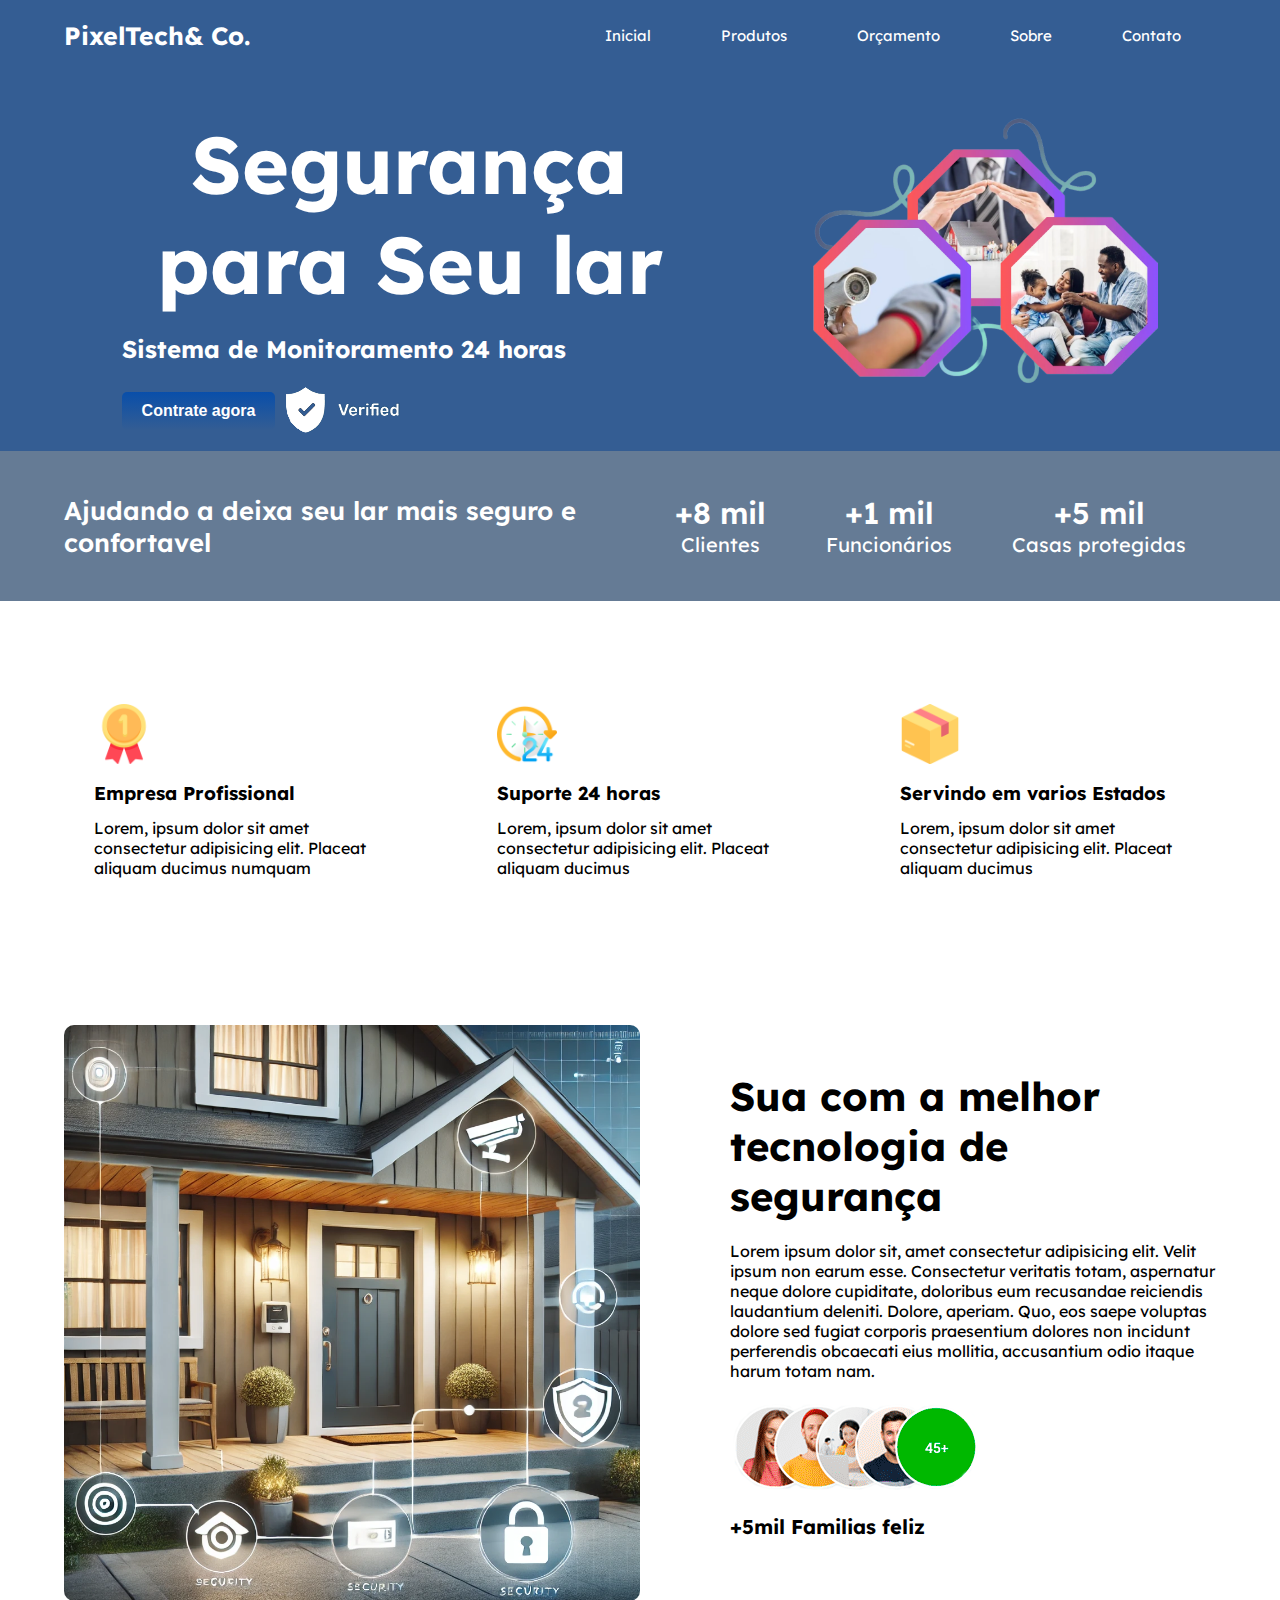
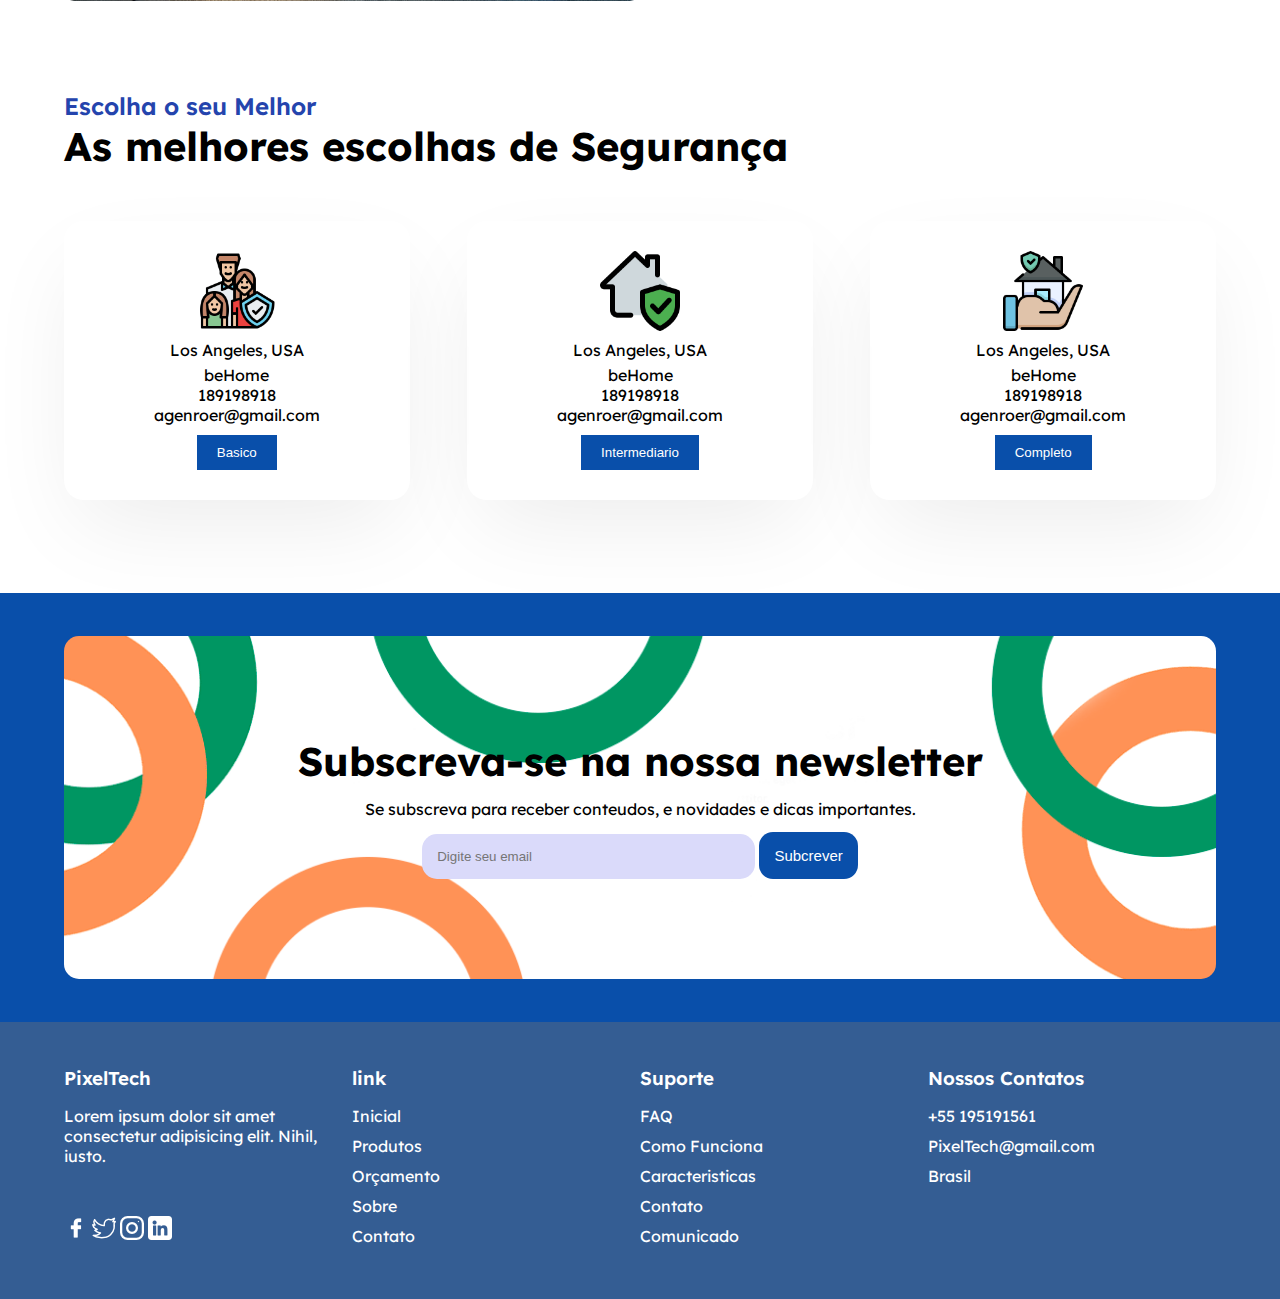
<file: index.html>
<!DOCTYPE html>
<html lang="pt-br">
<head>
    <meta charset="UTF-8">
    <meta name="viewport" content="width=device-width, initial-scale=1.0">
    <title>PixelTech& Co.</title>
    <link rel="stylesheet" href="index.css">
</head>
<body>
    <div class="background-azul">
        <!--cabeçario-->
        <header>
             <!--container-->
            <div class="container">
                <nav>
                    <div class="logo">
                      <a href="index.html">PixelTech& Co.</a>
                    </div>
                    <ul class="ul">
                        <li><a href="index.html">Inicial</a></li>
                        <li><a href="produtos.html">Produtos</a></li>
                        <li><a href="orcamento.html">Orçamento</a></li>
                        <li><a href="sobre.html">Sobre</a></li>
                        <li><a href="contato.html">Contato</a></li>
                    </ul>
                    <div class="menu-icon">
                        <img src="img/menu.png" alt="icone menu">
                    </div>
                </nav>
            </div>
            
           <!-- fim container-->
        </header>
       <!--fim cabeçario-->
       <!--conteundo principal-->
       <main>
            <div class="container">
                <!--texto do conteudo-->
                <div class="main-text" >
                <h1>Segurança para Seu lar</h1>
                <h2>Sistema de Monitoramento 24 horas</h2>
                <div>
                    <button class="btn-gradiente">Contrate agora</button>
                    <img class= "imglogo"src="img/verificado.png" alt="logo do PixelTech">
                </div>
            </div>
        <!--FIM texto do conteudo-->
        <!-- imagem do conteudo-->
            <div class="main-img">
                <img src="img/Untitled design (1) (1).png" alt="segurança residencial">
            </div>
        <!-- FIm imagem do conteudo-->
            </div>

        <!--FIM do container-->
       </main>
         <!--FIM conteundo principal-->
    </div>
    <!--Fim do fundo azul  -->
    <!--começo de resultados-->
    <section class="resultados">
        <!--container resultado-->
        <div class="container">
            <!--resultados-texto-->
            <div class="resultados-text">
                Ajudando a deixa seu lar mais seguro e confortavel
            </div>
             <!-- FIM resultados-texto-->
            <div class="resultado-numero">
                <p>
                    <span>+8 mil</span><br>
                    Clientes
                </p>
                <p>
                    <span>+1 mil</span><br>
                    Funcionários
                </p>
                <p>
                    <span>+5 mil</span><br>
                    Casas protegidas 
                </p>

            </div>
        </div>
                <!--FIM container resultado-->
    </section>
    <!--fim de resultados-->
    <!--incio do diferencias-->
    <section class="diferencias">
        <div class="container">
            <div class="card">
                <img src="img/medal.png" alt="medalha">
                <h3 class="titulo">Empresa Profissional</h3>
                <p>
                    Lorem, ipsum dolor sit amet consectetur adipisicing elit. Placeat aliquam ducimus numquam 
                </p>
            </div>
            <div class="card">
                <img src="img/24h.png" alt="24hrs">
                <h3 class="titulo">Suporte 24 horas</h3>
                <p>
                    Lorem, ipsum dolor sit amet consectetur adipisicing elit. Placeat aliquam ducimus 
                </p>
            </div>
            <div class="card">
                <img src="img/caixa.png" alt="caixas">
                <h3 class="titulo">Servindo em varios Estados</h3>
                <p>
                    Lorem, ipsum dolor sit amet consectetur adipisicing elit. Placeat aliquam ducimus
                </p>
            </div>
        </div>
    </section>
    <!--section casa-->
    <section class="casa">
        <div class="container">
            <div class="casa-img">
                <img src="img/casa5.webp" alt="casa segura">
            </div>
            <div class="casa-text">
                <h2>Sua com a melhor tecnologia de segurança</h2>
                <p>
                    Lorem ipsum dolor sit, amet consectetur adipisicing elit. Velit ipsum non earum esse. Consectetur veritatis totam, aspernatur neque dolore cupiditate, doloribus eum recusandae reiciendis laudantium deleniti. Dolore, aperiam. Quo, eos saepe voluptas dolore sed fugiat corporis praesentium dolores non incidunt perferendis obcaecati eius mollitia, accusantium odio itaque harum totam nam.
                </p>
                <img src="img/user-happy.png" alt="usuario feliz">
                <p>
                    <b>+5mil Familias feliz</b>
                </p>
            </div>
        </div>
    </section>
    <!--melhores-->
    <section class="melhores">
        <div class="container">
            <p class="azul">Escolha o seu Melhor</p>
            <h2>As melhores escolhas de Segurança</h2>
                <div class="cards">
                <!--card item1-->
                    <div class="card-item">
                        <img src="img/seguro-de-vida.png" alt="casa 1">
                        <p class="local-casa">Los Angeles, USA </p>
                        <p class="nome-casa">beHome</p>
                        <p class="contato">189198918<br> agenroer@gmail.com</p>
                        <button>Basico</button>
                    </div>
                    <!--Fim Card tem1-->
                    <!--card item2-->
                    <div class="card-item">
                        <img src="img/seguro.png" alt="casa 1">
                        <p class="local-casa">Los Angeles, USA </p>
                        <p class="nome-casa">beHome</p>
                        <p class="contato">189198918<br> agenroer@gmail.com</p>
                        <button>Intermediario</button>
                    </div>
                    <!--Fim Card tem2-->

                      <!--card item3-->
                    <div class="card-item">
                        <img src="img/seguro-residencial.png" alt="casa 1">
                        <p class="local-casa">Los Angeles, USA </p>
                        <p class="nome-casa">beHome</p>
                        <p class="contato">189198918<br> agenroer@gmail.com</p>
                        <button>Completo</button>
                    </div>
                    <!--Fim Card tem3-->
                </div>
        </div>
    </section>
    <!--FIm de melhores-->
    <!--NEW sletter-->
    <section class="newsletter">
        <div class="container">
            <div class="box-newsletter">
                <h2>Subscreva-se na nossa newsletter</h2>
                <p>Se subscreva para receber conteudos, e novidades e dicas importantes.</p>
                <form>
                    <input type="email" placeholder="Digite seu email">
                    <button>Subcrever</button>
                </form>
            </div>
        </div>
    </section>
        <!--FIM sletter-->
    <!--RODAPE-->
    <footer>
            <div class="container">
                <!--ul 1-->
                <ul>
                    <h3>PixelTech</h3>
                    <p>Lorem ipsum dolor sit amet consectetur adipisicing elit. Nihil, iusto.</p>
                    <div class="redes-sociais">
                        <img src="img/facebook.png" alt="facebook">
                        <img src="img/twitter.png" alt="twitter">
                        <img src="img/instagram.png" alt="instagram">
                        <img src="img/linkedin.png" alt="linkedin">
                    </div>
                </ul>
            <!--fim ul 1-->
            <!--ul 2-->
                <ul>
                    <h3>link</h3>
                    <li><a href="index.html">Inicial</a></li>
                    <li><a href="produtos.html">Produtos</a></li>
                    <li><a href="orcamento.html">Orçamento</a></li>
                    <li><a href="sobre.html">Sobre</a></li>
                    <li><a href="contato.html">Contato</a></li>
                </ul>
            <!--Fim ul 2-->
            <!--ul 3-->
                <ul>
                    <h3>Suporte</h3>
                    <li><a href="orcamento.html">FAQ</a></li>
                    <li><a href="sobre.html">Como Funciona</a></li>
                    <li><a href="index.html">Caracteristicas</a></li>
                    <li><a href="contato.html">Contato</a></li>
                    <li><a href="contato.html">Comunicado</a></li>
                </ul>
            <!--Fim ul 3-->
            <!--ul 4-->
                <ul>
                    <h3>Nossos Contatos</h3>
                    <li>
                        <p>+55 195191561</p>
                    </li>
                    <li>
                        <p>PixelTech@gmail.com</p>
                    </li>
                    <li>
                        <p>Brasil</p>
                    </li>
                </ul>
            <!--Fim ul 4-->
            </div>
    </footer>
            <!-- FIM do RODAPE-->
    <script src="script.js"></script>
</body>
</html>
</file>
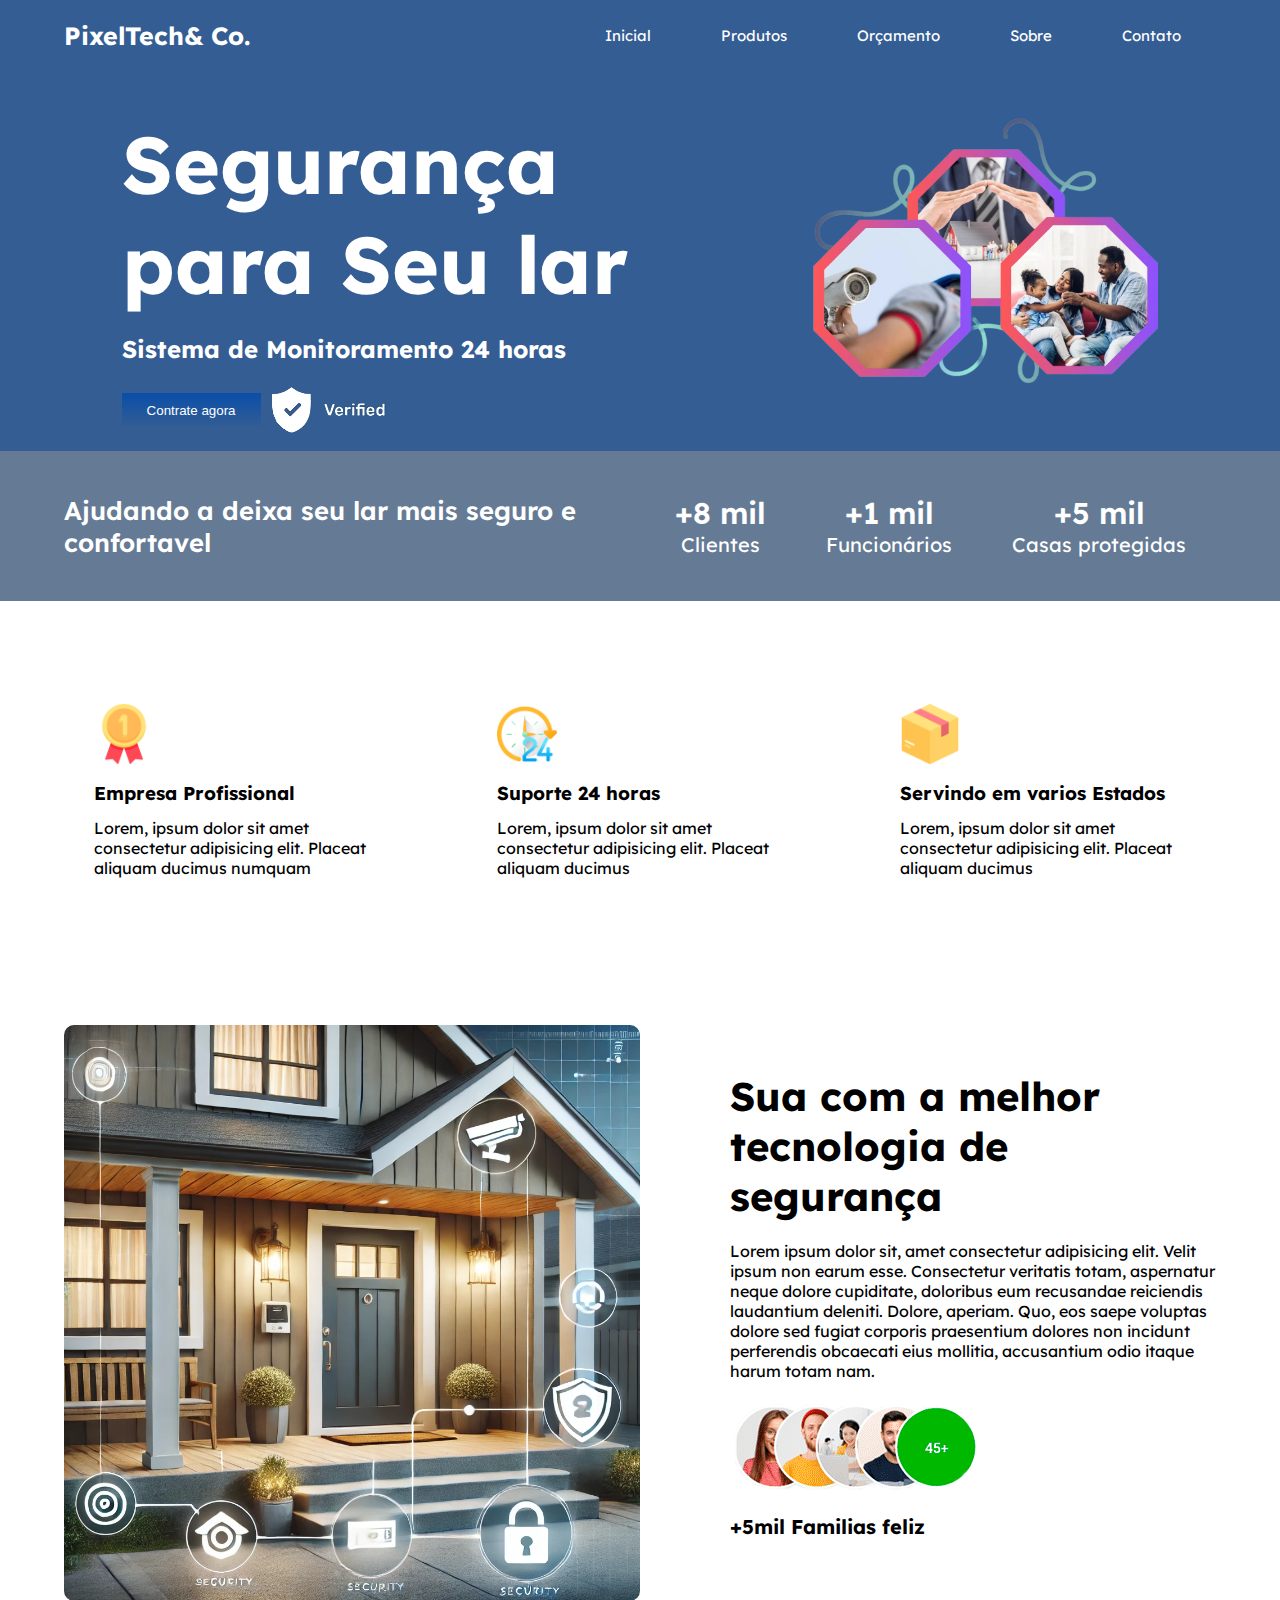
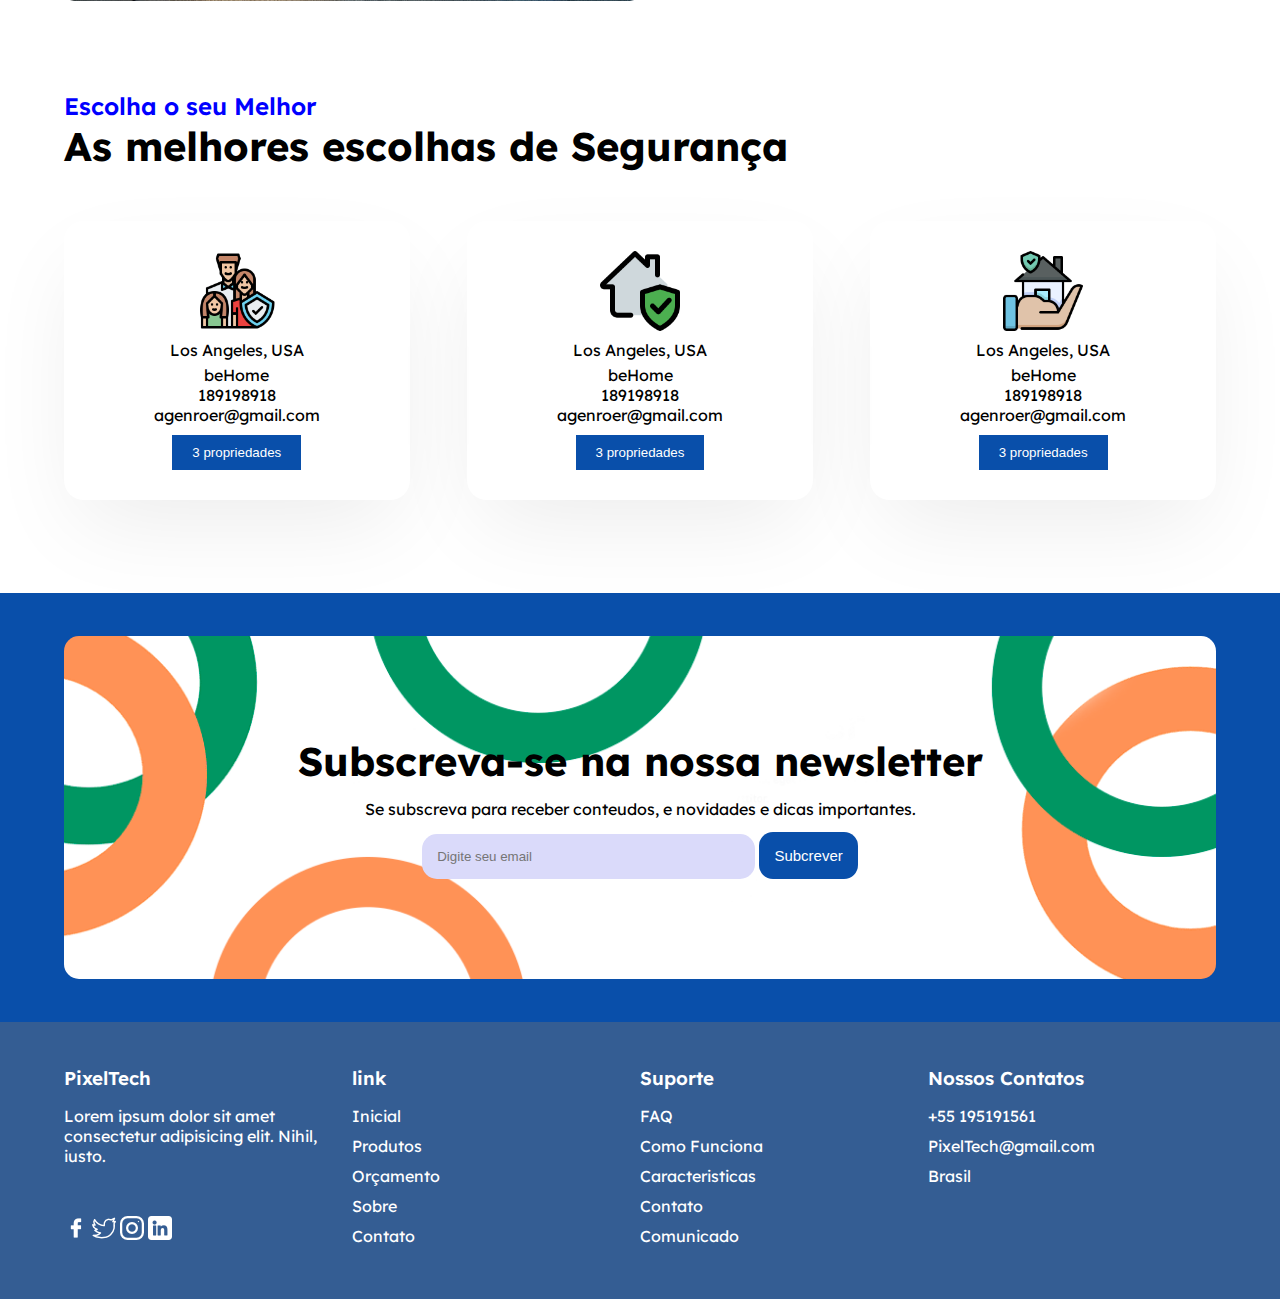
<file: INICIAL/index.html>
<!DOCTYPE html>
<html lang="pt-br">
<head>
    <meta charset="UTF-8">
    <meta name="viewport" content="width=device-width, initial-scale=1.0">
    <title>PixelTech& Co.</title>
    <link rel="stylesheet" href="index.css">
</head>
<body>
    <div class="background-azul">
        <!--cabeçario-->
        <header>
             <!--container-->
            <div class="container">
                <nav>
                    <div class="logo">
                      <a href="index.html">PixelTech& Co.</a>
                    </div>
                    <ul class="ul">
                        <li><a href="index.html">Inicial</a></li>
                        <li><a href="produtos.html">Produtos</a></li>
                        <li><a href="orcamento.html">Orçamento</a></li>
                        <li><a href="sobre.html">Sobre</a></li>
                        <li><a href="contato.html">Contato</a></li>
                    </ul>
                    <div class="menu-icon">
                        <img src="img/menu.png" alt="icone menu">
                    </div>
                </nav>
            </div>
            
           <!-- fim container-->
        </header>
       <!--fim cabeçario-->
       <!--conteundo principal-->
       <main>
            <div class="container">
                <!--texto do conteudo-->
                <div class="main-text" >
                <h1>Segurança para Seu lar</h1>
                <h2>Sistema de Monitoramento 24 horas</h2>
                <div>
                    <button class="btn-gradiente">Contrate agora</button>
                    <img class= "imglogo"src="img/verificado.png" alt="logo do PixelTech">
                </div>
            </div>
        <!--FIM texto do conteudo-->
        <!-- imagem do conteudo-->
            <div class="main-img">
                <img src="img/Untitled design (1) (1).png" alt="segurança residencial">
            </div>
        <!-- FIm imagem do conteudo-->
            </div>

        <!--FIM do container-->
       </main>
         <!--FIM conteundo principal-->
    </div>
    <!--Fim do fundo azul  -->
    <!--começo de resultados-->
    <section class="resultados">
        <!--container resultado-->
        <div class="container">
            <!--resultados-texto-->
            <div class="resultados-text">
                Ajudando a deixa seu lar mais seguro e confortavel
            </div>
             <!-- FIM resultados-texto-->
            <div class="resultado-numero">
                <p>
                    <span>+8 mil</span><br>
                    Clientes
                </p>
                <p>
                    <span>+1 mil</span><br>
                    Funcionários
                </p>
                <p>
                    <span>+5 mil</span><br>
                    Casas protegidas 
                </p>

            </div>
        </div>
                <!--FIM container resultado-->
    </section>
    <!--fim de resultados-->
    <!--incio do diferencias-->
    <section class="diferencias">
        <div class="container">
            <div class="card">
                <img src="img/medal.png" alt="medalha">
                <h3 class="titulo">Empresa Profissional</h3>
                <p>
                    Lorem, ipsum dolor sit amet consectetur adipisicing elit. Placeat aliquam ducimus numquam 
                </p>
            </div>
            <div class="card">
                <img src="img/24h.png" alt="24hrs">
                <h3 class="titulo">Suporte 24 horas</h3>
                <p>
                    Lorem, ipsum dolor sit amet consectetur adipisicing elit. Placeat aliquam ducimus 
                </p>
            </div>
            <div class="card">
                <img src="img/caixa.png" alt="caixas">
                <h3 class="titulo">Servindo em varios Estados</h3>
                <p>
                    Lorem, ipsum dolor sit amet consectetur adipisicing elit. Placeat aliquam ducimus
                </p>
            </div>
        </div>
    </section>
    <!--section casa-->
    <section class="casa">
        <div class="container">
            <div class="casa-img">
                <img src="img/casa5.webp" alt="casa segura">
            </div>
            <div class="casa-text">
                <h2>Sua com a melhor tecnologia de segurança</h2>
                <p>
                    Lorem ipsum dolor sit, amet consectetur adipisicing elit. Velit ipsum non earum esse. Consectetur veritatis totam, aspernatur neque dolore cupiditate, doloribus eum recusandae reiciendis laudantium deleniti. Dolore, aperiam. Quo, eos saepe voluptas dolore sed fugiat corporis praesentium dolores non incidunt perferendis obcaecati eius mollitia, accusantium odio itaque harum totam nam.
                </p>
                <img src="img/user-happy.png" alt="usuario feliz">
                <p>
                    <b>+5mil Familias feliz</b>
                </p>
            </div>
        </div>
    </section>
    <!--melhores-->
    <section class="melhores">
        <div class="container">
            <p class="azul">Escolha o seu Melhor</p>
            <h2>As melhores escolhas de Segurança</h2>
                <div class="cards">
                <!--card item1-->
                    <div class="card-item">
                        <img src="img/seguro-de-vida.png" alt="casa 1">
                        <p class="local-casa">Los Angeles, USA </p>
                        <p class="nome-casa">beHome</p>
                        <p class="contato">189198918<br> agenroer@gmail.com</p>
                        <button>3 propriedades</button>
                    </div>
                    <!--Fim Card tem1-->
                    <!--card item2-->
                    <div class="card-item">
                        <img src="img/seguro.png" alt="casa 1">
                        <p class="local-casa">Los Angeles, USA </p>
                        <p class="nome-casa">beHome</p>
                        <p class="contato">189198918<br> agenroer@gmail.com</p>
                        <button>3 propriedades</button>
                    </div>
                    <!--Fim Card tem2-->

                      <!--card item3-->
                    <div class="card-item">
                        <img src="img/seguro-residencial.png" alt="casa 1">
                        <p class="local-casa">Los Angeles, USA </p>
                        <p class="nome-casa">beHome</p>
                        <p class="contato">189198918<br> agenroer@gmail.com</p>
                        <button>3 propriedades</button>
                    </div>
                    <!--Fim Card tem3-->
                </div>
        </div>
    </section>
    <!--FIm de melhores-->
    <!--NEW sletter-->
    <section class="newsletter">
        <div class="container">
            <div class="box-newsletter">
                <h2>Subscreva-se na nossa newsletter</h2>
                <p>Se subscreva para receber conteudos, e novidades e dicas importantes.</p>
                <form>
                    <input type="email" placeholder="Digite seu email">
                    <button>Subcrever</button>
                </form>
            </div>
        </div>
    </section>
        <!--FIM sletter-->
    <!--RODAPE-->
    <footer>
            <div class="container">
                <!--ul 1-->
                <ul>
                    <h3>PixelTech</h3>
                    <p>Lorem ipsum dolor sit amet consectetur adipisicing elit. Nihil, iusto.</p>
                    <div class="redes-sociais">
                        <img src="img/facebook.png" alt="facebook">
                        <img src="img/twitter.png" alt="twitter">
                        <img src="img/instagram.png" alt="instagram">
                        <img src="img/linkedin.png" alt="linkedin">
                    </div>
                </ul>
            <!--fim ul 1-->
            <!--ul 2-->
                <ul>
                    <h3>link</h3>
                    <li><a href="index.html">Inicial</a></li>
                    <li><a href="produtos.html">Produtos</a></li>
                    <li><a href="orcamento.html">Orçamento</a></li>
                    <li><a href="sobre.html">Sobre</a></li>
                    <li><a href="contato.html">Contato</a></li>
                </ul>
            <!--Fim ul 2-->
            <!--ul 3-->
                <ul>
                    <h3>Suporte</h3>
                    <li><a href="orcamento.html">FAQ</a></li>
                    <li><a href="sobre.html">Como Funciona</a></li>
                    <li><a href="index.html">Caracteristicas</a></li>
                    <li><a href="contato.html">Contato</a></li>
                    <li><a href="contato.html">Comunicado</a></li>
                </ul>
            <!--Fim ul 3-->
            <!--ul 4-->
                <ul>
                    <h3>Nossos Contatos</h3>
                    <li>
                        <p>+55 195191561</p>
                    </li>
                    <li>
                        <p>PixelTech@gmail.com</p>
                    </li>
                    <li>
                        <p>Brasil</p>
                    </li>
                </ul>
            <!--Fim ul 4-->
            </div>
    </footer>
            <!-- FIM do RODAPE-->
    <script src="script.js"></script>
</body>
</html>
</file>
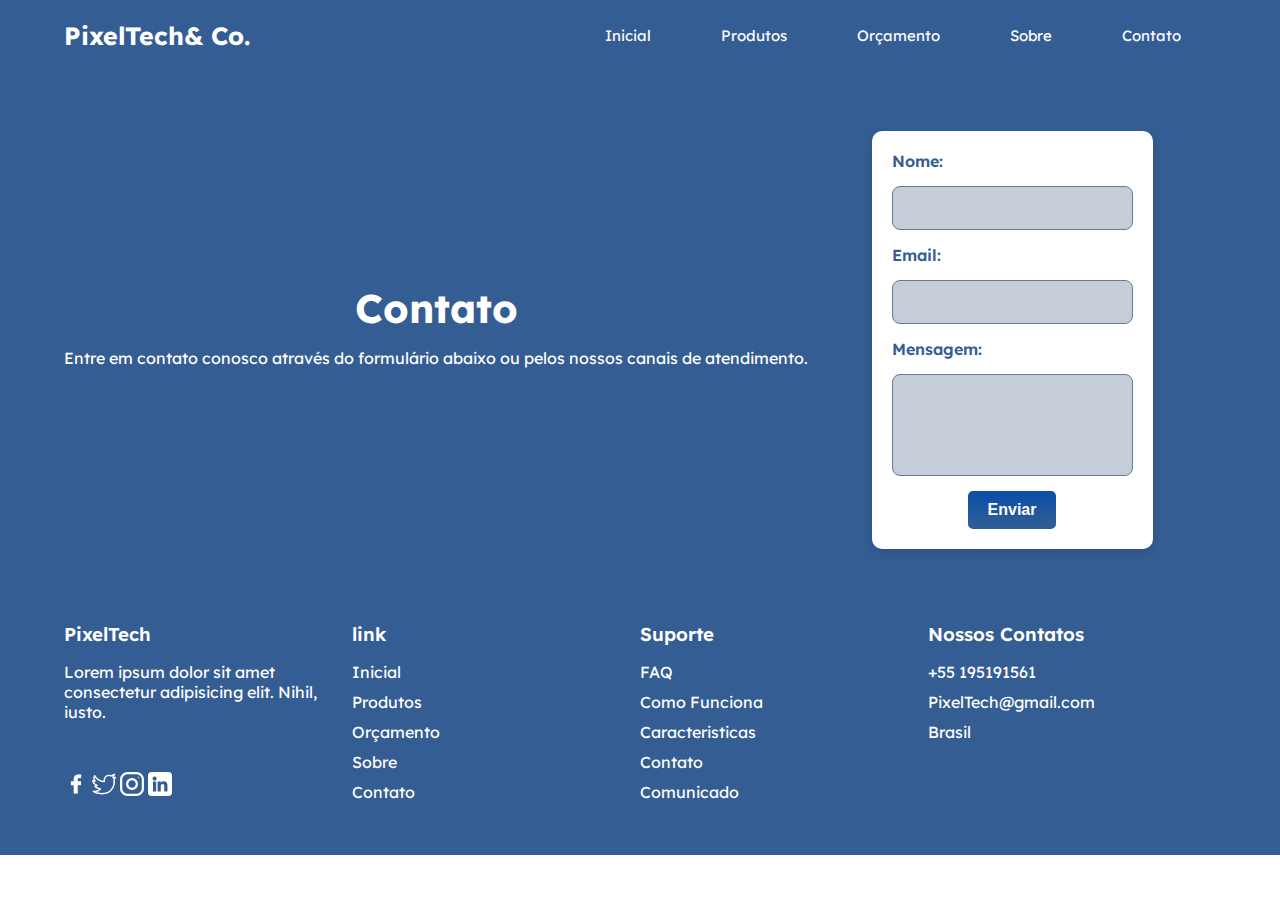
<file: contato.html>
<!DOCTYPE html>
<html lang="pt-br">
<head>
    <meta charset="UTF-8">
    <meta name="viewport" content="width=device-width, initial-scale=1.0">
    <title>Contato | PixelTech& Co.</title>
    <link rel="stylesheet" href="index.css">
</head>
<body>
    <div class="background-azul">
        <!--cabeçario-->
        <header>
             <!--container-->
            <div class="container">
                <nav>
                    <div class="logo">
                      <a href="index.html">PixelTech& Co.</a>
                    </div>
                    <ul class="ul">
                        <li><a href="index.html">Inicial</a></li>
                        <li><a href="produtos.html">Produtos</a></li>
                        <li><a href="orcamento.html">Orçamento</a></li>
                        <li><a href="sobre.html">Sobre</a></li>
                        <li><a href="contato.html">Contato</a></li>
                    </ul>
                    <div class="menu-icon">
                        <img src="img/menu.png" alt="icone menu">
                    </div>
                </nav>
            </div>
           <!-- fim container-->
    </header>

    <main>
        <div class="container">
            <div class="contact-inicio">
            <h1>Contato</h1>
            <p>Entre em contato conosco através do formulário abaixo ou pelos nossos canais de atendimento.</p>
        </div>
            <form class="contact-form">
                <label for="name">Nome:</label>
                <input type="text" id="name" name="name" required>

                <label for="email">Email:</label>
                <input type="email" id="email" name="email" required>

                <label for="message">Mensagem:</label>
                <textarea id="message" name="message" rows="4" required></textarea>

                <button type="submit" class="btn-gradiente">Enviar</button>
            </form>
        </div>
    </main>

    <footer>
        <div class="container">
            <!--ul 1-->
            <ul>
                <h3>PixelTech</h3>
                <p>Lorem ipsum dolor sit amet consectetur adipisicing elit. Nihil, iusto.</p>
                <div class="redes-sociais">
                    <img src="img/facebook.png" alt="facebook">
                    <img src="img/twitter.png" alt="twitter">
                    <img src="img/instagram.png" alt="instagram">
                    <img src="img/linkedin.png" alt="linkedin">
                </div>
            </ul>
        <!--fim ul 1-->
        <!--ul 2-->
            <ul>
                <h3>link</h3>
                <li><a href="index.html">Inicial</a></li>
                <li><a href="produtos.html">Produtos</a></li>
                <li><a href="orcamento.html">Orçamento</a></li>
                <li><a href="sobre.html">Sobre</a></li>
                <li><a href="contato.html">Contato</a></li>
            </ul>
        <!--Fim ul 2-->
        <!--ul 3-->
            <ul>
                <h3>Suporte</h3>
                <li><a href="orcamento.html">FAQ</a></li>
                <li><a href="sobre.html">Como Funciona</a></li>
                <li><a href="index.html">Caracteristicas</a></li>
                <li><a href="contato.html">Contato</a></li>
                <li><a href="contato.html">Comunicado</a></li>
            </ul>
        <!--Fim ul 3-->
        <!--ul 4-->
            <ul>
                <h3>Nossos Contatos</h3>
                <li>
                    <p>+55 195191561</p>
                </li>
                <li>
                    <p>PixelTech@gmail.com</p>
                </li>
                <li>
                    <p>Brasil</p>
                </li>
            </ul>
        <!--Fim ul 4-->
        </div>
</footer>
        <!-- FIM do RODAPE-->
<script src="script.js"></script>
    </footer>
</body>
</html>
</file>
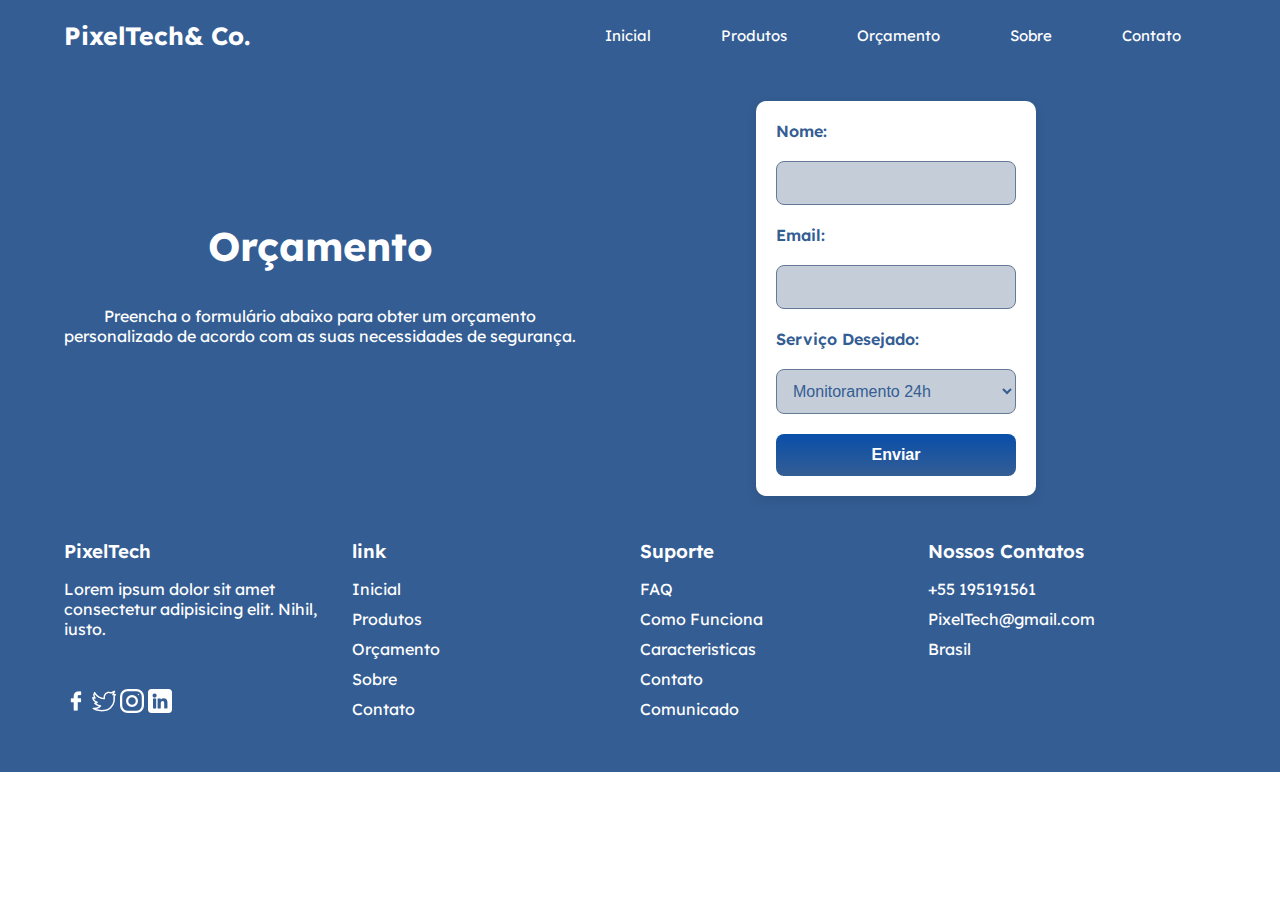
<file: orcamento.html>
<!DOCTYPE html>
<html lang="pt-br">
<head>
    <meta charset="UTF-8">
    <meta name="viewport" content="width=device-width, initial-scale=1.0">
    <title>Orçamento | PixelTech& Co.</title>
    <link rel="stylesheet" href="index.css">
</head>
<body>
    <div class="background-azul">
        <!--cabeçario-->
        <header>
             <!--container-->
            <div class="container">
                <nav>
                    <div class="logo">
                      <a href="index.html">PixelTech& Co.</a>
                    </div>
                    <ul class="ul">
                        <li><a href="index.html">Inicial</a></li>
                        <li><a href="produtos.html">Produtos</a></li>
                        <li><a href="orcamento.html">Orçamento</a></li>
                        <li><a href="sobre.html">Sobre</a></li>
                        <li><a href="contato.html">Contato</a></li>
                    </ul>
                    <div class="menu-icon">
                        <img src="img/menu.png" alt="icone menu">
                    </div>
                </nav>
            </div>
           <!-- fim container-->
    </header>

    <main>
        <div class="container">
            <div class="orcament-form">
            <h1>Orçamento</h1><br>
            <p>Preencha o formulário abaixo para obter um orçamento <br>personalizado de acordo com as suas necessidades de segurança.</p>
        </div>
            <form class="budget-form">
                <label for="name">Nome:</label>
                <input type="text" id="name" name="name" required>

                <label for="email">Email:</label>
                <input type="email" id="email" name="email" required>

                <label for="service">Serviço Desejado:</label>
                <select id="service" name="service">
                    <option value="monitoramento">Monitoramento 24h</option>
                    <option value="instalacao">Instalação de Equipamento</option>
                    <option value="manutencao">Manutenção</option>
                </select>

                <button type="submit" class="btn-gradiente">Enviar</button>
            </form>
        </div>
    </main>

    <footer>
        <div class="container">
            <!--ul 1-->
            <ul>
                <h3>PixelTech</h3>
                <p>Lorem ipsum dolor sit amet consectetur adipisicing elit. Nihil, iusto.</p>
                <div class="redes-sociais">
                    <img src="img/facebook.png" alt="facebook">
                    <img src="img/twitter.png" alt="twitter">
                    <img src="img/instagram.png" alt="instagram">
                    <img src="img/linkedin.png" alt="linkedin">
                </div>
            </ul>
        <!--fim ul 1-->
        <!--ul 2-->
            <ul>
                <h3>link</h3>
                <li><a href="index.html">Inicial</a></li>
                <li><a href="produtos.html">Produtos</a></li>
                <li><a href="orcamento.html">Orçamento</a></li>
                <li><a href="sobre.html">Sobre</a></li>
                <li><a href="contato.html">Contato</a></li>
            </ul>
        <!--Fim ul 2-->
        <!--ul 3-->
            <ul>
                <h3>Suporte</h3>
                <li><a href="orcamento.html">FAQ</a></li>
                <li><a href="sobre.html">Como Funciona</a></li>
                <li><a href="index.html">Caracteristicas</a></li>
                <li><a href="contato.html">Contato</a></li>
                <li><a href="contato.html">Comunicado</a></li>
            </ul>
        <!--Fim ul 3-->
        <!--ul 4-->
            <ul>
                <h3>Nossos Contatos</h3>
                <li>
                    <p>+55 195191561</p>
                </li>
                <li>
                    <p>PixelTech@gmail.com</p>
                </li>
                <li>
                    <p>Brasil</p>
                </li>
            </ul>
        <!--Fim ul 4-->
        </div>
</footer>
        <!-- FIM do RODAPE-->
<script src="script.js"></script>
    </footer>
</body>
</html>
</file>
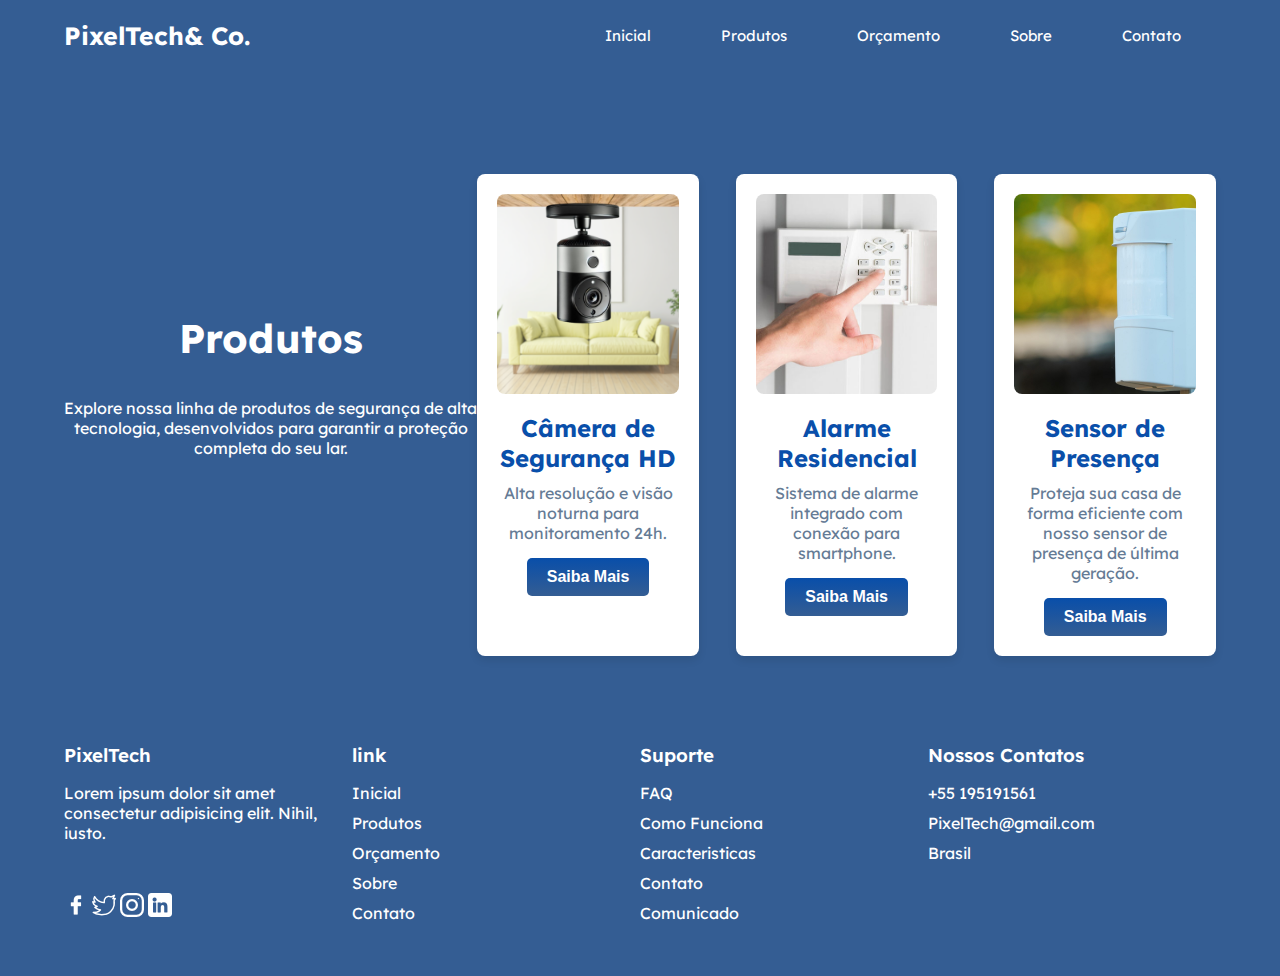
<file: produtos.html>
<!DOCTYPE html>
<html lang="pt-br">
<head>
    <meta charset="UTF-8">
    <meta name="viewport" content="width=device-width, initial-scale=1.0">
    <title>Produtos | PixelTech& Co.</title>
    <link rel="stylesheet" href="index.css">
</head>
<body>
    <div class="background-azul">
    <header>
        <div class="container">
            <nav>
                <div class="logo">
                  <a href="index.html">PixelTech& Co.</a>
                </div>
                <ul class="ul">
                    <li><a href="index.html">Inicial</a></li>
                    <li><a href="produtos.html">Produtos</a></li>
                    <li><a href="orcamento.html">Orçamento</a></li>
                    <li><a href="sobre.html">Sobre</a></li>
                    <li><a href="contato.html">Contato</a></li>
                </ul>
                <div class="menu-icon">
                    <img src="img/menu.png" alt="icone menu">
                </div>
            </nav>
        </div>
        <!-- Inclusão do cabeçalho e menu de navegação -->
    </header>

    <main>
        <div class="container">
        <div class="product-conteudo">
            <h1>Produtos</h1><br>
            <p>Explore nossa linha de produtos de segurança de alta tecnologia, desenvolvidos para garantir a proteção completa do seu lar.</p>
        </div>
            <section class="product-list">
                <div class="product-item">
                    <img src="img/Untitled design (3).png" alt="Produto 1">
                    <h3>Câmera de Segurança HD</h3>
                    <p>Alta resolução e visão noturna para monitoramento 24h.</p>
                    <button class="btn-gradiente">Saiba Mais</button>
                </div>
                <div class="product-item">
                    <img src="img/alarme.jpg" alt="Produto 2">
                    <h3>Alarme Residencial</h3>

                    <p>Sistema de alarme integrado com conexão para smartphone.</p>
                    <button class="btn-gradiente"><a src="orcamento.html">Saiba Mais</a></button>
                </div>
                <div class="product-item">
                    <img src="img/sensor.jpg" alt="Produto 3">
                    <h3>Sensor de Presença</h3>
                    
                    <p> Proteja sua casa de forma eficiente com nosso sensor de presença de última geração.

                    </p>
                    <button class="btn-gradiente"><a src="orcamento.html">Saiba Mais</a></button>
                </div>
                <!-- Adicione mais produtos conforme necessário -->
            </section>
        </div>
    </main>

    <footer>
        <div class="container">
            <!--ul 1-->
            <ul>
                <h3>PixelTech</h3>
                <p>Lorem ipsum dolor sit amet consectetur adipisicing elit. Nihil, iusto.</p>
                <div class="redes-sociais">
                    <img src="img/facebook.png" alt="facebook">
                    <img src="img/twitter.png" alt="twitter">
                    <img src="img/instagram.png" alt="instagram">
                    <img src="img/linkedin.png" alt="linkedin">
                </div>
            </ul>
        <!--fim ul 1-->
        <!--ul 2-->
            <ul>
                <h3>link</h3>
                <li><a href="index.html">Inicial</a></li>
                <li><a href="produtos.html">Produtos</a></li>
                <li><a href="orcamento.html">Orçamento</a></li>
                <li><a href="sobre.html">Sobre</a></li>
                <li><a href="contato.html">Contato</a></li>
            </ul>
        <!--Fim ul 2-->
        <!--ul 3-->
            <ul>
                <h3>Suporte</h3>
                <li><a href="orcamento.html">FAQ</a></li>
                <li><a href="sobre.html">Como Funciona</a></li>
                <li><a href="index.html">Caracteristicas</a></li>
                <li><a href="contato.html">Contato</a></li>
                <li><a href="contato.html">Comunicado</a></li>
            </ul>
        <!--Fim ul 3-->
        <!--ul 4-->
            <ul>
                <h3>Nossos Contatos</h3>
                <li>
                    <p>+55 195191561</p>
                </li>
                <li>
                    <p>PixelTech@gmail.com</p>
                </li>
                <li>
                    <p>Brasil</p>
                </li>
            </ul>
        <!--Fim ul 4-->
        </div>
</footer>
        <!-- FIM do RODAPE-->
<script src="script.js"></script>
    </footer>
</body>
</html>
</file>
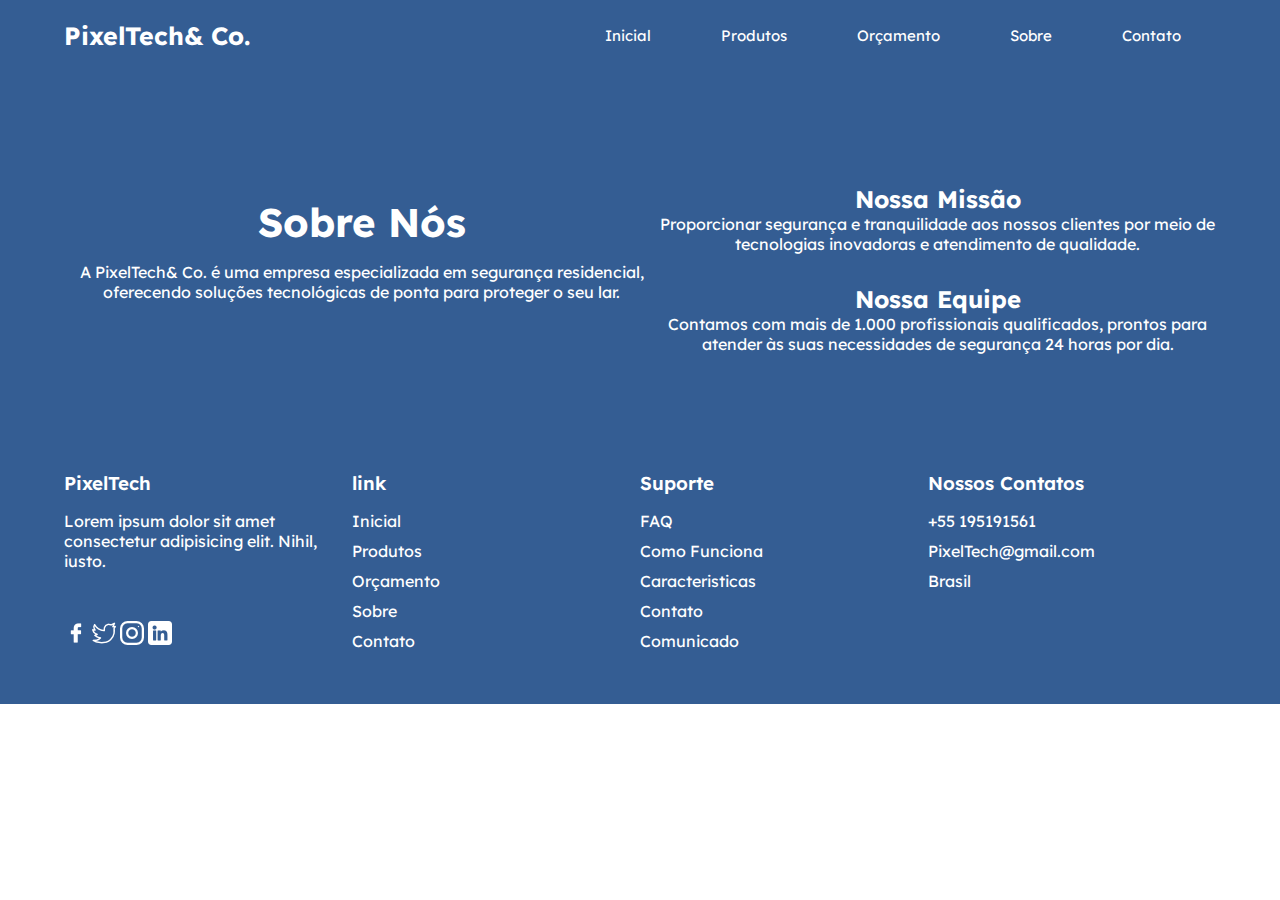
<file: sobre.html>
<!DOCTYPE html>
<html lang="pt-br">
<head>
    <meta charset="UTF-8">
    <meta name="viewport" content="width=device-width, initial-scale=1.0">
    <title>Sobre | PixelTech& Co.</title>
    <link rel="stylesheet" href="index.css">
</head>
<body>
    <div class="background-azul">
        <!--cabeçario-->
        <header>
             <!--container-->
            <div class="container">
                <nav>
                    <div class="logo">
                      <a href="index.html">PixelTech& Co.</a>
                    </div>
                    <ul class="ul">
                        <li><a href="index.html">Inicial</a></li>
                        <li><a href="produtos.html">Produtos</a></li>
                        <li><a href="orcamento.html">Orçamento</a></li>
                        <li><a href="sobre.html">Sobre</a></li>
                        <li><a href="contato.html">Contato</a></li>
                    </ul>
                    <div class="menu-icon">
                        <img src="img/menu.png" alt="icone menu">
                    </div>
                </nav>
            </div>
           <!-- fim container-->
    </header>

    <main>
        <div class="container">
            <div class="sobre">
            <h1>Sobre Nós</h1>
            <p>A PixelTech& Co. é uma empresa especializada em segurança residencial, oferecendo soluções tecnológicas de ponta para proteger o seu lar.</p>
        </div>
            <section class="about-details">
                <h2>Nossa Missão</h2>
                <p>Proporcionar segurança e tranquilidade aos nossos clientes por meio de tecnologias inovadoras e atendimento de qualidade.</p>

                <h2>Nossa Equipe</h2>
                <p>Contamos com mais de 1.000 profissionais qualificados, prontos para atender às suas necessidades de segurança 24 horas por dia.</p>
            </section>
            
        </div>
    </main>

    <footer>
        <div class="container">
            <!--ul 1-->
            <ul>
                <h3>PixelTech</h3>
                <p>Lorem ipsum dolor sit amet consectetur adipisicing elit. Nihil, iusto.</p>
                <div class="redes-sociais">
                    <img src="img/facebook.png" alt="facebook">
                    <img src="img/twitter.png" alt="twitter">
                    <img src="img/instagram.png" alt="instagram">
                    <img src="img/linkedin.png" alt="linkedin">
                </div>
            </ul>
        <!--fim ul 1-->
        <!--ul 2-->
            <ul>
                <h3>link</h3>
                <li><a href="index.html">Inicial</a></li>
                <li><a href="produtos.html">Produtos</a></li>
                <li><a href="orcamento.html">Orçamento</a></li>
                <li><a href="sobre.html">Sobre</a></li>
                <li><a href="contato.html">Contato</a></li>
            </ul>
        <!--Fim ul 2-->
        <!--ul 3-->
            <ul>
                <h3>Suporte</h3>
                <li><a href="orcamento.html">FAQ</a></li>
                <li><a href="sobre.html">Como Funciona</a></li>
                <li><a href="index.html">Caracteristicas</a></li>
                <li><a href="contato.html">Contato</a></li>
                <li><a href="contato.html">Comunicado</a></li>
            </ul>
        <!--Fim ul 3-->
        <!--ul 4-->
            <ul>
                <h3>Nossos Contatos</h3>
                <li>
                    <p>+55 195191561</p>
                </li>
                <li>
                    <p>PixelTech@gmail.com</p>
                </li>
                <li>
                    <p>Brasil</p>
                </li>
            </ul>
        <!--Fim ul 4-->
        </div>
</footer>
        <!-- FIM do RODAPE-->
<script src="script.js"></script>
</body>
</html>
</file>
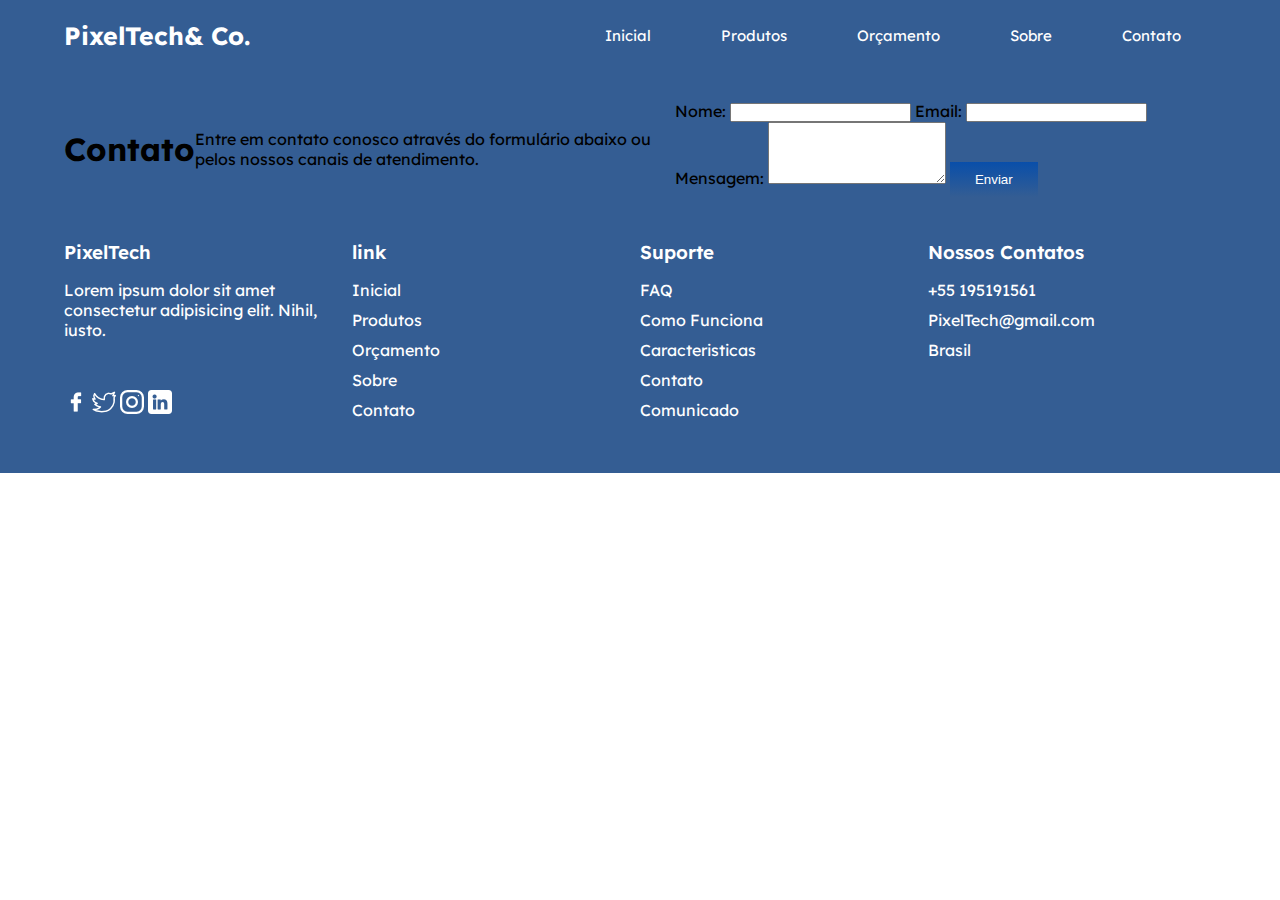
<file: INICIAL/contato.html>
<!DOCTYPE html>
<html lang="pt-br">
<head>
    <meta charset="UTF-8">
    <meta name="viewport" content="width=device-width, initial-scale=1.0">
    <title>Contato | PixelTech& Co.</title>
    <link rel="stylesheet" href="index.css">
</head>
<body>
    <div class="background-azul">
        <!--cabeçario-->
        <header>
             <!--container-->
            <div class="container">
                <nav>
                    <div class="logo">
                      <a href="index.html">PixelTech& Co.</a>
                    </div>
                    <ul class="ul">
                        <li><a href="index.html">Inicial</a></li>
                        <li><a href="produtos.html">Produtos</a></li>
                        <li><a href="orcamento.html">Orçamento</a></li>
                        <li><a href="sobre.html">Sobre</a></li>
                        <li><a href="contato.html">Contato</a></li>
                    </ul>
                    <div class="menu-icon">
                        <img src="img/menu.png" alt="icone menu">
                    </div>
                </nav>
            </div>
           <!-- fim container-->
    </header>

    <main>
        <div class="container">
            <h1>Contato</h1>
            <p>Entre em contato conosco através do formulário abaixo ou pelos nossos canais de atendimento.</p>

            <form class="contact-form">
                <label for="name">Nome:</label>
                <input type="text" id="name" name="name" required>

                <label for="email">Email:</label>
                <input type="email" id="email" name="email" required>

                <label for="message">Mensagem:</label>
                <textarea id="message" name="message" rows="4" required></textarea>

                <button type="submit" class="btn-gradiente">Enviar</button>
            </form>
        </div>
    </main>

    <footer>
        <div class="container">
            <!--ul 1-->
            <ul>
                <h3>PixelTech</h3>
                <p>Lorem ipsum dolor sit amet consectetur adipisicing elit. Nihil, iusto.</p>
                <div class="redes-sociais">
                    <img src="img/facebook.png" alt="facebook">
                    <img src="img/twitter.png" alt="twitter">
                    <img src="img/instagram.png" alt="instagram">
                    <img src="img/linkedin.png" alt="linkedin">
                </div>
            </ul>
        <!--fim ul 1-->
        <!--ul 2-->
            <ul>
                <h3>link</h3>
                <li><a href="index.html">Inicial</a></li>
                <li><a href="produtos.html">Produtos</a></li>
                <li><a href="orcamento.html">Orçamento</a></li>
                <li><a href="sobre.html">Sobre</a></li>
                <li><a href="contato.html">Contato</a></li>
            </ul>
        <!--Fim ul 2-->
        <!--ul 3-->
            <ul>
                <h3>Suporte</h3>
                <li><a href="orcamento.html">FAQ</a></li>
                <li><a href="sobre.html">Como Funciona</a></li>
                <li><a href="index.html">Caracteristicas</a></li>
                <li><a href="contato.html">Contato</a></li>
                <li><a href="contato.html">Comunicado</a></li>
            </ul>
        <!--Fim ul 3-->
        <!--ul 4-->
            <ul>
                <h3>Nossos Contatos</h3>
                <li>
                    <p>+55 195191561</p>
                </li>
                <li>
                    <p>PixelTech@gmail.com</p>
                </li>
                <li>
                    <p>Brasil</p>
                </li>
            </ul>
        <!--Fim ul 4-->
        </div>
</footer>
        <!-- FIM do RODAPE-->
<script src="script.js"></script>
    </footer>
</body>
</html>
</file>
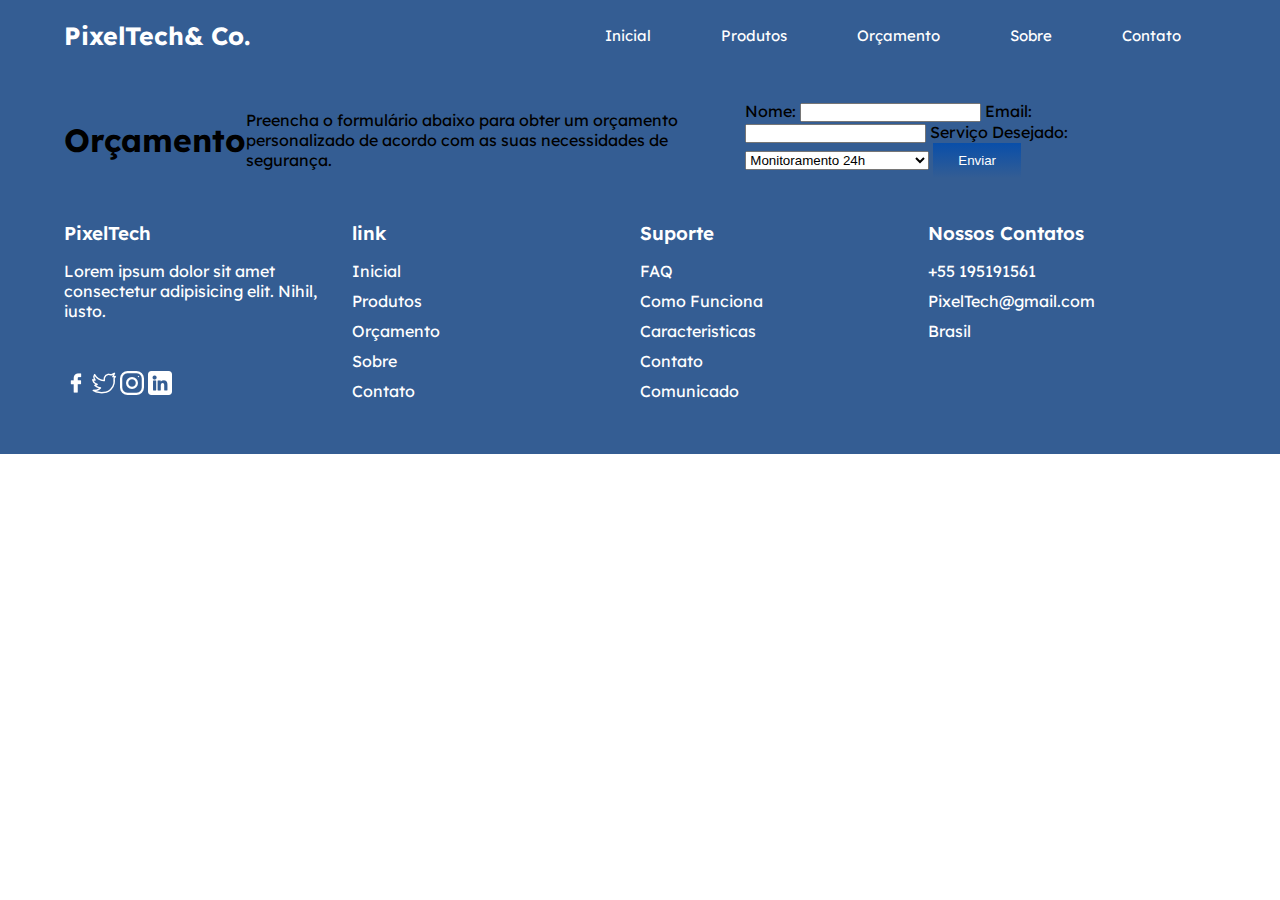
<file: INICIAL/orcamento.html>
<!DOCTYPE html>
<html lang="pt-br">
<head>
    <meta charset="UTF-8">
    <meta name="viewport" content="width=device-width, initial-scale=1.0">
    <title>Orçamento | PixelTech& Co.</title>
    <link rel="stylesheet" href="index.css">
</head>
<body>
    <div class="background-azul">
        <!--cabeçario-->
        <header>
             <!--container-->
            <div class="container">
                <nav>
                    <div class="logo">
                      <a href="index.html">PixelTech& Co.</a>
                    </div>
                    <ul class="ul">
                        <li><a href="index.html">Inicial</a></li>
                        <li><a href="produtos.html">Produtos</a></li>
                        <li><a href="orcamento.html">Orçamento</a></li>
                        <li><a href="sobre.html">Sobre</a></li>
                        <li><a href="contato.html">Contato</a></li>
                    </ul>
                    <div class="menu-icon">
                        <img src="img/menu.png" alt="icone menu">
                    </div>
                </nav>
            </div>
           <!-- fim container-->
    </header>

    <main>
        <div class="container">
            <h1>Orçamento</h1>
            <p>Preencha o formulário abaixo para obter um orçamento personalizado de acordo com as suas necessidades de segurança.</p>

            <form class="budget-form">
                <label for="name">Nome:</label>
                <input type="text" id="name" name="name" required>

                <label for="email">Email:</label>
                <input type="email" id="email" name="email" required>

                <label for="service">Serviço Desejado:</label>
                <select id="service" name="service">
                    <option value="monitoramento">Monitoramento 24h</option>
                    <option value="instalacao">Instalação de Equipamento</option>
                    <option value="manutencao">Manutenção</option>
                </select>

                <button type="submit" class="btn-gradiente">Enviar</button>
            </form>
        </div>
    </main>

    <footer>
        <div class="container">
            <!--ul 1-->
            <ul>
                <h3>PixelTech</h3>
                <p>Lorem ipsum dolor sit amet consectetur adipisicing elit. Nihil, iusto.</p>
                <div class="redes-sociais">
                    <img src="img/facebook.png" alt="facebook">
                    <img src="img/twitter.png" alt="twitter">
                    <img src="img/instagram.png" alt="instagram">
                    <img src="img/linkedin.png" alt="linkedin">
                </div>
            </ul>
        <!--fim ul 1-->
        <!--ul 2-->
            <ul>
                <h3>link</h3>
                <li><a href="index.html">Inicial</a></li>
                <li><a href="produtos.html">Produtos</a></li>
                <li><a href="orcamento.html">Orçamento</a></li>
                <li><a href="sobre.html">Sobre</a></li>
                <li><a href="contato.html">Contato</a></li>
            </ul>
        <!--Fim ul 2-->
        <!--ul 3-->
            <ul>
                <h3>Suporte</h3>
                <li><a href="orcamento.html">FAQ</a></li>
                <li><a href="sobre.html">Como Funciona</a></li>
                <li><a href="index.html">Caracteristicas</a></li>
                <li><a href="contato.html">Contato</a></li>
                <li><a href="contato.html">Comunicado</a></li>
            </ul>
        <!--Fim ul 3-->
        <!--ul 4-->
            <ul>
                <h3>Nossos Contatos</h3>
                <li>
                    <p>+55 195191561</p>
                </li>
                <li>
                    <p>PixelTech@gmail.com</p>
                </li>
                <li>
                    <p>Brasil</p>
                </li>
            </ul>
        <!--Fim ul 4-->
        </div>
</footer>
        <!-- FIM do RODAPE-->
<script src="script.js"></script>
    </footer>
</body>
</html>
</file>
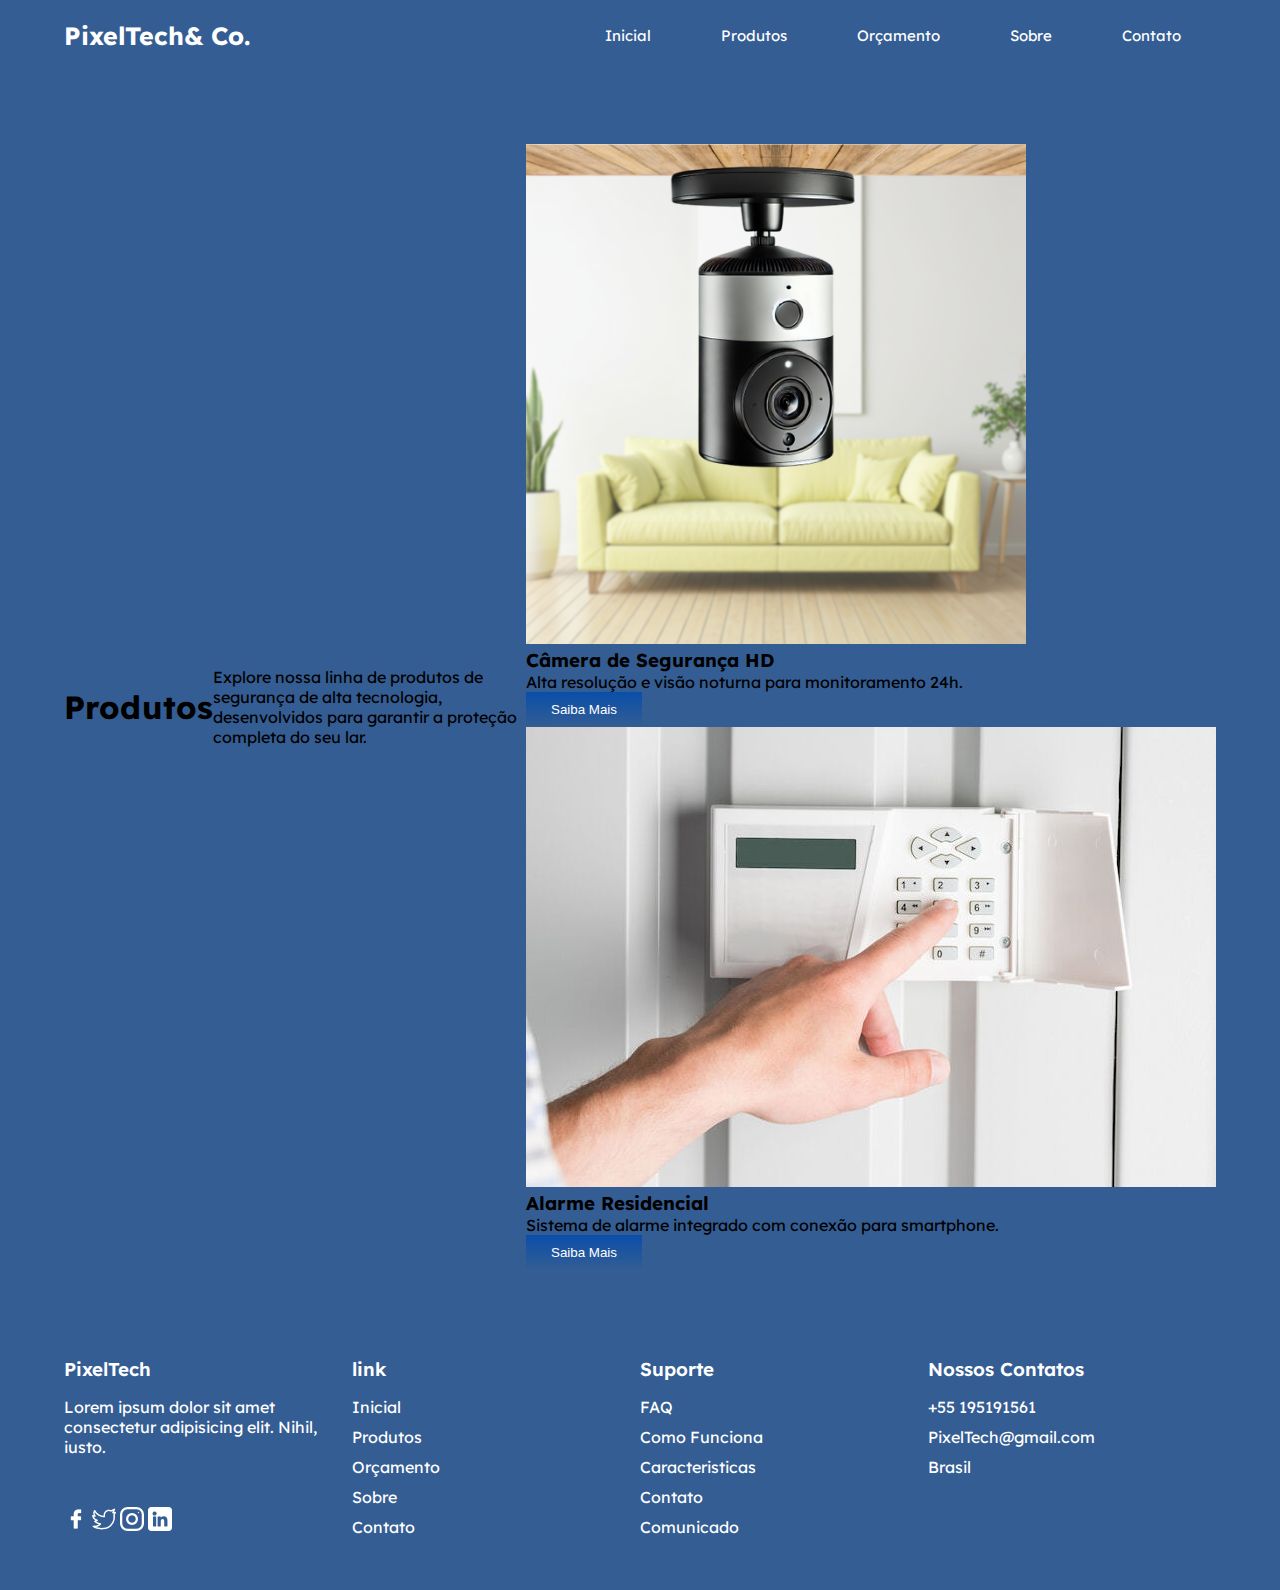
<file: INICIAL/produtos.html>
<!DOCTYPE html>
<html lang="pt-br">
<head>
    <meta charset="UTF-8">
    <meta name="viewport" content="width=device-width, initial-scale=1.0">
    <title>Produtos | PixelTech& Co.</title>
    <link rel="stylesheet" href="index.css">
</head>
<body>
    <div class="background-azul">
    <header>
        <div class="container">
            <nav>
                <div class="logo">
                  <a href="index.html">PixelTech& Co.</a>
                </div>
                <ul class="ul">
                    <li><a href="index.html">Inicial</a></li>
                    <li><a href="produtos.html">Produtos</a></li>
                    <li><a href="orcamento.html">Orçamento</a></li>
                    <li><a href="sobre.html">Sobre</a></li>
                    <li><a href="contato.html">Contato</a></li>
                </ul>
                <div class="menu-icon">
                    <img src="img/menu.png" alt="icone menu">
                </div>
            </nav>
        </div>
        <!-- Inclusão do cabeçalho e menu de navegação -->
    </header>

    <main>
        <div class="container">
            <h1>Produtos</h1>
            <p>Explore nossa linha de produtos de segurança de alta tecnologia, desenvolvidos para garantir a proteção completa do seu lar.</p>

            <section class="product-list">
                <div class="product-item">
                    <img src="img/Untitled design (3).png" alt="Produto 1">
                    <h3>Câmera de Segurança HD</h3>
                    <p>Alta resolução e visão noturna para monitoramento 24h.</p>
                    <button class="btn-gradiente">Saiba Mais</button>
                </div>
                <div class="product-item">
                    <img src="img/alarme.jpg" alt="Produto 2">
                    <h3>Alarme Residencial</h3>
                    <p>Sistema de alarme integrado com conexão para smartphone.</p>
                    <button class="btn-gradiente"><a src="orcamento.html">Saiba Mais</a></button>
                </div>
                <!-- Adicione mais produtos conforme necessário -->
            </section>
        </div>
    </main>

    <footer>
        <div class="container">
            <!--ul 1-->
            <ul>
                <h3>PixelTech</h3>
                <p>Lorem ipsum dolor sit amet consectetur adipisicing elit. Nihil, iusto.</p>
                <div class="redes-sociais">
                    <img src="img/facebook.png" alt="facebook">
                    <img src="img/twitter.png" alt="twitter">
                    <img src="img/instagram.png" alt="instagram">
                    <img src="img/linkedin.png" alt="linkedin">
                </div>
            </ul>
        <!--fim ul 1-->
        <!--ul 2-->
            <ul>
                <h3>link</h3>
                <li><a href="index.html">Inicial</a></li>
                <li><a href="produtos.html">Produtos</a></li>
                <li><a href="orcamento.html">Orçamento</a></li>
                <li><a href="sobre.html">Sobre</a></li>
                <li><a href="contato.html">Contato</a></li>
            </ul>
        <!--Fim ul 2-->
        <!--ul 3-->
            <ul>
                <h3>Suporte</h3>
                <li><a href="orcamento.html">FAQ</a></li>
                <li><a href="sobre.html">Como Funciona</a></li>
                <li><a href="index.html">Caracteristicas</a></li>
                <li><a href="contato.html">Contato</a></li>
                <li><a href="contato.html">Comunicado</a></li>
            </ul>
        <!--Fim ul 3-->
        <!--ul 4-->
            <ul>
                <h3>Nossos Contatos</h3>
                <li>
                    <p>+55 195191561</p>
                </li>
                <li>
                    <p>PixelTech@gmail.com</p>
                </li>
                <li>
                    <p>Brasil</p>
                </li>
            </ul>
        <!--Fim ul 4-->
        </div>
</footer>
        <!-- FIM do RODAPE-->
<script src="script.js"></script>
    </footer>
</body>
</html>
</file>
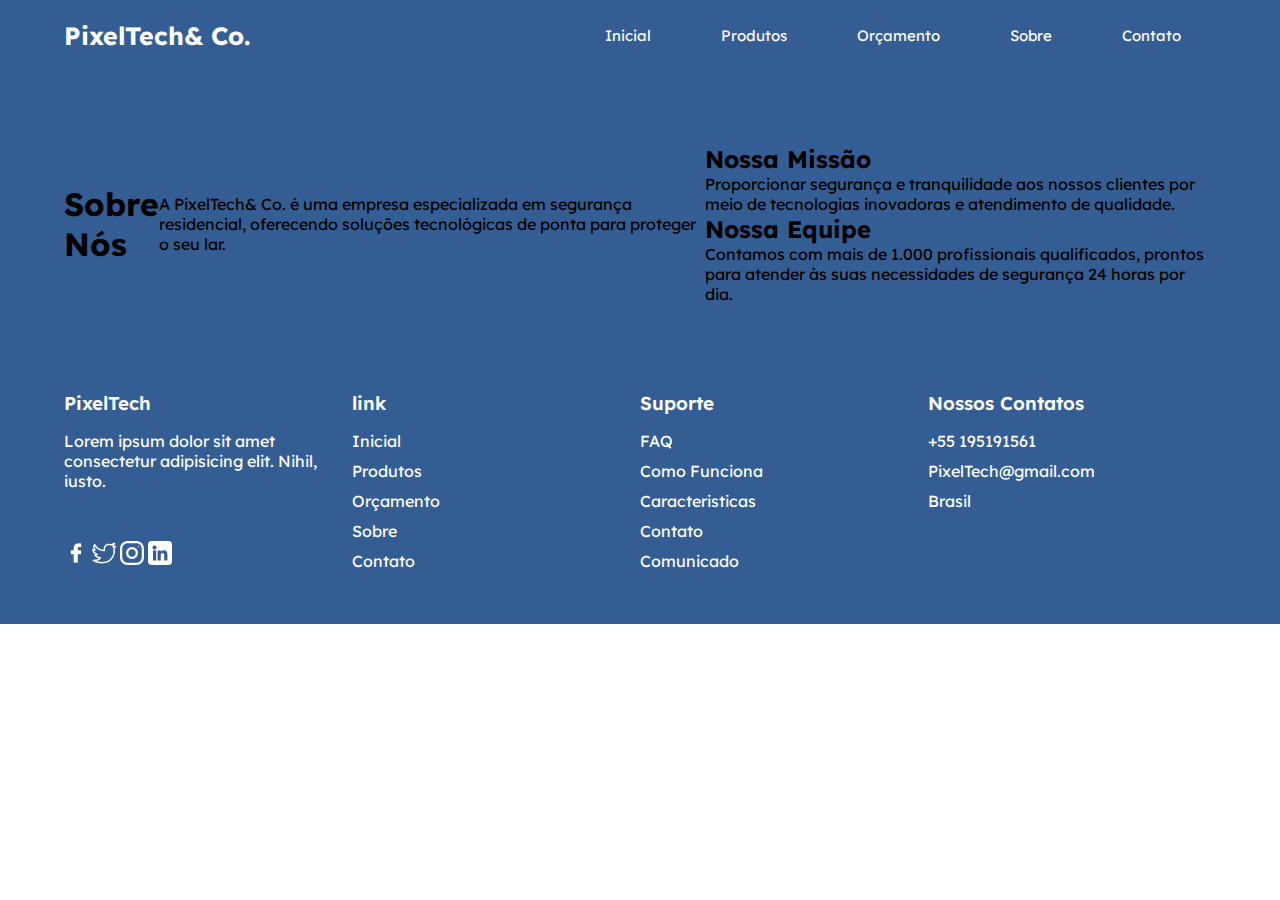
<file: INICIAL/sobre.html>
<!DOCTYPE html>
<html lang="pt-br">
<head>
    <meta charset="UTF-8">
    <meta name="viewport" content="width=device-width, initial-scale=1.0">
    <title>Sobre | PixelTech& Co.</title>
    <link rel="stylesheet" href="index.css">
</head>
<body>
    <div class="background-azul">
        <!--cabeçario-->
        <header>
             <!--container-->
            <div class="container">
                <nav>
                    <div class="logo">
                      <a href="index.html">PixelTech& Co.</a>
                    </div>
                    <ul class="ul">
                        <li><a href="index.html">Inicial</a></li>
                        <li><a href="produtos.html">Produtos</a></li>
                        <li><a href="orcamento.html">Orçamento</a></li>
                        <li><a href="sobre.html">Sobre</a></li>
                        <li><a href="contato.html">Contato</a></li>
                    </ul>
                    <div class="menu-icon">
                        <img src="img/menu.png" alt="icone menu">
                    </div>
                </nav>
            </div>
           <!-- fim container-->
    </header>

    <main>
        <div class="container">
            <h1>Sobre Nós</h1>
            <p>A PixelTech& Co. é uma empresa especializada em segurança residencial, oferecendo soluções tecnológicas de ponta para proteger o seu lar.</p>

            <section class="about-details">
                <h2>Nossa Missão</h2>
                <p>Proporcionar segurança e tranquilidade aos nossos clientes por meio de tecnologias inovadoras e atendimento de qualidade.</p>

                <h2>Nossa Equipe</h2>
                <p>Contamos com mais de 1.000 profissionais qualificados, prontos para atender às suas necessidades de segurança 24 horas por dia.</p>
            </section>
        </div>
    </main>

    <footer>
        <div class="container">
            <!--ul 1-->
            <ul>
                <h3>PixelTech</h3>
                <p>Lorem ipsum dolor sit amet consectetur adipisicing elit. Nihil, iusto.</p>
                <div class="redes-sociais">
                    <img src="img/facebook.png" alt="facebook">
                    <img src="img/twitter.png" alt="twitter">
                    <img src="img/instagram.png" alt="instagram">
                    <img src="img/linkedin.png" alt="linkedin">
                </div>
            </ul>
        <!--fim ul 1-->
        <!--ul 2-->
            <ul>
                <h3>link</h3>
                <li><a href="index.html">Inicial</a></li>
                <li><a href="produtos.html">Produtos</a></li>
                <li><a href="orcamento.html">Orçamento</a></li>
                <li><a href="sobre.html">Sobre</a></li>
                <li><a href="contato.html">Contato</a></li>
            </ul>
        <!--Fim ul 2-->
        <!--ul 3-->
            <ul>
                <h3>Suporte</h3>
                <li><a href="orcamento.html">FAQ</a></li>
                <li><a href="sobre.html">Como Funciona</a></li>
                <li><a href="index.html">Caracteristicas</a></li>
                <li><a href="contato.html">Contato</a></li>
                <li><a href="contato.html">Comunicado</a></li>
            </ul>
        <!--Fim ul 3-->
        <!--ul 4-->
            <ul>
                <h3>Nossos Contatos</h3>
                <li>
                    <p>+55 195191561</p>
                </li>
                <li>
                    <p>PixelTech@gmail.com</p>
                </li>
                <li>
                    <p>Brasil</p>
                </li>
            </ul>
        <!--Fim ul 4-->
        </div>
</footer>
        <!-- FIM do RODAPE-->
<script src="script.js"></script>
</body>
</html>
</file>
<file: index.css>
@import url('https://fonts.googleapis.com/css2?family=Lexend+Deca:wght@100..900&display=swap');

*{
    margin: 0;
    padding: 0;
    box-sizing: border-box;
    text-decoration: none;
    list-style: none;
}
body{
    font-family: "Lexend Deca", sans-serif;
    /*background-color: var(--azulclaro);*/
}

:root{
    --azul:  hsl(214, 90%, 35%);
    --cinza:  hsl(218, 54%, 77%);
    --azulclaro:  hsl(214, 48%, 39%);   /*variaveis para palheta de cores do site */
    --cinzul:  hsl(213, 19%, 49%);
    --gradiente: linear-gradient(hsl(214, 90%, 35%),hsl(214, 48%, 39%));
    --branco:  hsl(215, 20%, 81%);
}

.background-azul{
background-color: var(--azulclaro);
}
/*class reutilizavel*/ 
.container{
    max-width: 1400px;  
    padding: 0 5%;   /* utilizado para criar um espaçamento nas bordas*/
    margin: 0 auto;
}

section, footer{
    padding: 2.7rem 0;
}

.btn-gradiente{
    padding: 12px;
    font-size: 1rem;
    font-weight: bold;
    color: white;
    background-image: var(--gradiente);
    border: none;
    border-radius: 8px;
    cursor: pointer;
    transition: background-color 0.3s ease;

}
/*classes do rodape */
nav{
    display: flex;
    justify-content: space-between;/*espaçamento entre os usuario*/
    align-items: center;/*alinhas na vertical */
    padding: 20px 0;
}
.logo a{
    font-size: 25px;
    font-weight: bold;
    color: hsl(0, 0%, 100%);
} 

.ul{
    display: flex;
    align-items: center;


}
.ul li{
    margin: 0 35px;
    font-size: 15px;
}
.ul li a{
    color: hsl(0, 0%, 100%);
}


/*main*/

main .container{
    display: flex;
    align-items:center ;
    justify-content: space-around;
    margin-top: 30px;
}

.main-text{
    width: 50%;
    color: hsl(0, 0%, 100%);
}

.main-text h1{
    font-size: 5rem;
    margin-bottom: 20px;
}

.main-text div{
    display: flex;
    align-items: center;
    margin-top: 20px;
}

.main-img{
    width: 30%;
}
.main-img img{
    width: 100%;
}

/* icone do menu*/

.menu-icon{
    display: none;
    position: relative;
    z-index: 10;

}

/*resultados*/
.resultados{
    background: var(--cinzul);
}

.resultados .container{
    display: flex;
    align-items: center;
    justify-content: space-between;
}

.resultados .resultados-text{
    color: hsl(0, 0%, 100%);
    font-size: 1.6rem;
    font-weight: 600;
    width: 50%;
}

.resultados .resultado-numero{
display: flex;
align-items: center;
justify-content: center;
color: white;
}
.resultados .resultado-numero p{
    text-align: center;
    margin: 0 30px;
    font-size: 20px;
}
.resultados .resultado-numero p span{
    text-align: center;
    font-weight: 600;
    font-size: 30px;
}
/*Inicio sectrion Diferencias */
.diferencias .container{
    display: flex;
    justify-content: space-between;
    margin: 30px auto;
}
.diferencias .card img{
    width: 60px;
}

.diferencias .card:hover{
    box-shadow: 0px 10px 67px 8px hsla(240, 68%, 94%, 0.582) ;

}
.diferencias .card{
    width: 30%;
    cursor: pointer;
    padding: 30px;
    border-radius: 15px;
    transition: 02s;
}
.diferencias .card .titulo{
    margin: 13px 0;
    font-size: 600;
}
/*section casa*/
.casa .container{
   display: flex;
   align-items: center; 
}
.casa .casa-img{
    width: 50%;
}
.casa .casa-img img{
    width: 100%;
    border-radius: 10px;
}
.casa .casa-text{
    width: 50%;
    padding-left: 90px;

}
.casa .casa-text h2{
    font-size: 2.5rem;

}
.casa .casa-text p{
    margin: 20px 0;
    color: var(--color-p);
    
}

.casa .casa-text b{
    color: black;
    font-size: 20px;
}
.cards  .card-item, button{
    color: black;
}
/*cards*/
.melhores .azul{
font-size: 24px;
font-weight: 600;
color: rgb(36, 68, 173);
}

.melhores h2{
    font-size: 2.5rem;
}

.melhores .cards{
    display: flex;
    justify-content: space-between;
    margin-top: 50px;
}

.melhores .cards .card-item{
    width: 30%;
    text-align: center;
    padding: 30px 0;
    border-radius: 20px;
    box-shadow: 0px 35px 91px -15px rgba(0,0,0,0.08);
}
.melhores .cards img{
    width: 80px;
}

.melhores .cards .local-casa{
    margin: 5px 0;
    color: var(--color-p);
}
.melhores .cards .local-casa .nome-casa{
    font-size: 30px;
    font-weight: 500;
}
.melhores .cards .contatos{
    margin-bottom: 20px;
    color: var(--color-p2);
}
.melhores .cards button{
    padding: 10px 20px;
    color: white;
    background-color: var(--azul);
    border: none;
    margin-top: 10px;
}
/*subscreva*/
.newsletter{
    background-color: var(--azul);
    margin-top: 50px;
}

.newsletter .box-newsletter{
    text-align: center;
    background-image: url('img/background-newsletter.png');
    padding: 100px;
    background-repeat: no-repeat;
    background-size: cover;
    background-position: center;
    border-radius: 15px;
}

.newsletter .box-newsletter h2{
    font-size: 2.5rem;
 }
 .newsletter .box-newsletter p{
    margin: 13px 0;
 }

 .newsletter .box-newsletter input{
    width: 35%;
    padding: 15px;
    border-radius: 15px;
    border: none;
    outline: none;
    color: #00000098;
    background-color: #dadafa;
 }
 .newsletter .box-newsletter button{
    font-size: 15px;
    border: none;
    outline: none;
    padding: 15px;
    border-radius: 14px;
    color: white;
    background-color: var(--azul);
    cursor: pointer;
 }

/*fim subscreva*/

/*footer*/

/*fim do footer*/
 footer{
    background-color: var(--azulclaro);
 }

 footer .container{
    display: flex;
    color: white;
 }

 footer .container ul{
    width: 25%;
 }
 footer .container p{
    margin-right: 10px
 }
 footer .container h3{
    margin-bottom: 16px;
    font-weight: 600;
 }
 footer .container .redes-socias img{
    margin-right: 10px;
 }
 footer .container ul > p{
    margin-bottom: 50px;
 }
 footer .container li{
    margin: 10px 0;
 }
 footer .container a{
    color: white;
 }
/* Responsividade */
@media (max-width: 960px) {
    .menu-icon {
        display: block;
    }
    .ul {
        position: fixed;
        background: var(--azulclaro);
        top: 0;
        width: 100%;
        height: 100%;
        left: 100%; 
        transition: 1s;
        flex-direction: column;
        justify-content: center;
    }
    .ul li {
        font-size: 20px;
        margin: 20px;
    }
    .ul.ativo {
        left: 0%;
    }
    main .container {
        flex-direction: column;
    }
    main .container .main-img,
    main .container .main-text {
        width: 80%;
        text-align: center;
    }
    main .container .main-text h1 {
        font-size: 4rem;
    }
    main .container .main-text div {
        justify-content: center;
    }
    .resultados .container {
        flex-direction: column;
    }
    .resultados .resultados-text, 
    .resultados .resultado-numero {
        width: 100%;
        text-align: center;
    }
    .resultado-numero {
        margin-top: 30px;
    }
    .diferencias .container {
        flex-direction: column;
    }
    .diferencias .card {
        width: 100%;
    }
    .casa .container {
        flex-direction: column-reverse;
    }
    .casa .casa-text {
        width: 100%;
        text-align: center;
        padding: 0;
    }
    .melhores .cards {
        flex-direction: column;
    }
    .melhores .cards .card-item {
        width: 100%;
        margin-top: 50px;
    }
    .newsletter .box-newsletter h2 {
        font-size: 2rem;
    }
    .newsletter .box-newsletter {
        padding: 20px; /* Ajustado para evitar espaçamento excessivo */
    }
    .newsletter .box-newsletter input {
        width: 100%;
        padding: 15px;
        max-width: 600px;
        border-radius: 15px;
        border: none;
        outline: none;
        color: #00000098;
        background-color: #dadafa;
    }
    .newsletter .box-newsletter button {
        width: 100%;
        max-width: 300px;
        margin-top: 20px;
        padding: 15px;
        font-size: 15px;
        border: none;
        outline: none;
        border-radius: 14px;
        color: white;
        background-color: var(--azul);
        cursor: pointer;
    }
    footer .container {
        flex-direction: column;
     }
    footer .container .ul{
        margin-top: 30px;
        width: 100%;
    }
    /*produtos*/
    .product-list {
        flex-direction: column;
        align-items: center;
    }
    .product-item {
        width: 90%; /* Ajusta a largura para dispositivos móveis */
    }
    /*contatos*/
    .contact-form {
        padding: 15px;
        gap: 10px;
    }

    main h1 {
        font-size: 2rem;
    }

    main p {
        font-size: 0.9rem;
    }
}
@media(main-width:440px){
    .resultados .resultado-numero {
        flex-direction: column;
    }
    main .container .main-text h1{
        font-size: 3rem;

    }
}

/* Estilos para a seção de produtos */
.product-list {
    display: flex;
    flex-wrap: wrap;
    justify-content: space-between;
    gap: 20px;
    margin-top: 30px;
}

.product-item {
    background-color: white;
    border-radius: 8px;
    box-shadow: 0px 4px 8px rgba(0, 0, 0, 0.1);
    padding: 20px;
    text-align: center;
    width: 30%; /* Ajusta a largura dos produtos */
    transition: transform 0.3s ease;
}

.product-item:hover {
    transform: translateY(-5px);
}

.product-item img {
        width: 100%;
        height: 200px; /* Define uma altura fixa */
        object-fit: cover; /* Ajusta a imagem para preencher o espaço */
        border-radius: 8px;
        margin-bottom: 15px;

}

.product-item h3 {
    font-size: 1.5rem;
    margin-bottom: 10px;
    color: var(--azul);
}

.product-item p {
    color: var(--cinzul);
    margin-bottom: 15px;
}

.product-conteudo{
    color: white;
    flex-direction: column;
    text-align: center;
    
}

.btn-gradiente {
    display: inline-block;
    padding: 10px 20px;
    background: var(--gradiente);
    color: white;
    border-radius: 5px;
    transition: background-color 0.3s ease;
}

.btn-gradiente:hover {
    background-color: hsl(214, 48%, 45%);
}

/* Estilos para o formulário */
.budget-form {
    display: flex;
    flex-direction: column;
    gap: 20px;
    background-color: white;
    padding: 20px;
    border-radius: 10px;
    box-shadow: 0px 4px 12px rgba(0, 0, 0, 0.1);
    max-width: 600px;
    margin: 0 auto;
    color: var(--azul);
}

.budget-form label {
    font-weight: 600;
    color: var(--azulclaro);
}

.budget-form input,
.budget-form select {
    padding: 12px;
    border: 1px solid var(--cinzul);
    border-radius: 8px;
    background-color: var(--branco);
    color: var(--azulclaro);
    font-size: 1rem;
    transition: border-color 0.3s ease;
}

.budget-form input:focus,
.budget-form select:focus {
    outline: none;
    border-color: var(--azul);
}

.budget-form button {
    padding: 12px;
    font-size: 1rem;
    font-weight: bold;
    color: white;
    background-image: var(--gradiente);
    border: none;
    border-radius: 8px;
    cursor: pointer;
    transition: background-color 0.3s ease;
}

.budget-form button:hover {
    background-color: hsl(214, 48%, 45%);
}

.orcament-form{
    color: white;
    flex-direction: column;
    text-align: center;
}

/*Fim do Orçamento*/

/*Sobre nos*/

.sobre{
    color: white;
    flex-direction: column;
    text-align: center;
}

.about-details{
    color: white;
    flex-direction: column;
    text-align: center;
    margin-top: 20px;
}

.about-details h2{
        margin-top: 20px;
}
/*Fim de Sobre*/

/*Incio de contato */
/* Estilos para o formulário de contato */
.contact-form {
    background-color: white;
    padding: 20px;
    border-radius: 10px;
    box-shadow: 0px 4px 12px rgba(0, 0, 0, 0.1);
    max-width: 600px;
    margin: 30px auto;
    display: flex;
    flex-direction: column;
    gap: 15px;
}

.contact-form label {
    font-weight: 600;
    color: var(--azulclaro);
}

.contact-form input,
.contact-form textarea {
    padding: 12px;
    border: 1px solid var(--cinzul);
    border-radius: 8px;
    background-color: var(--branco);
    color: var(--azulclaro);
    font-size: 1rem;
    transition: border-color 0.3s ease;
    width: 100%;
}

.contact-form input:focus,
.contact-form textarea:focus {
    outline: none;
    border-color: var(--azul);
}

.contact-form textarea {
    resize: none; /* Evita redimensionamento no campo de texto */
}

.contact-form .btn-gradiente {
    align-self: center;
    padding: 10px 20px;
    font-size: 1rem;
}

/* Estilização do título e parágrafo da página de contato */
main h1 {
    font-size: 2.5rem;
    color: white;
    text-align: center;
    margin-bottom: 15px;
}

main p {
    text-align: center;
    color: white;
    margin-bottom: 30px;
}
</file>
<file: INICIAL/index.css>
@import url('https://fonts.googleapis.com/css2?family=Lexend+Deca:wght@100..900&display=swap');

*{
    margin: 0;
    padding: 0;
    box-sizing: border-box;
    text-decoration: none;
    list-style: none;
}
body{
    font-family: "Lexend Deca", sans-serif;
    /*background-color: var(--azulclaro);*/
}

:root{
    --azul:  hsl(214, 90%, 35%);
    --cinza:  hsl(218, 54%, 77%);
    --azulclaro:  hsl(214, 48%, 39%);   /*variaveis para palheta de cores do site */
    --cinzul:  hsl(213, 19%, 49%);
    --gradiente: linear-gradient(hsl(214, 90%, 35%),hsl(214, 48%, 39%));
    --branco:  hsl(215, 20%, 81%);
}

.background-azul{
background-color: var(--azulclaro);
}
/*class reutilizavel*/ 
.container{
    max-width: 1400px;  
    padding: 0 5%;   /* utilizado para criar um espaçamento nas bordas*/
    margin: 0 auto;
}

section, footer{
    padding: 2.7rem 0;
}

.btn-gradiente{
    padding: 10px 25px;
    color: hsl(0, 0%, 100%);
    border: none;
    cursor: pointer;
    background-image: var(--gradiente);

}
/*classes do rodape */
nav{
    display: flex;
    justify-content: space-between;/*espaçamento entre os usuario*/
    align-items: center;/*alinhas na vertical */
    padding: 20px 0;
}
.logo a{
    font-size: 25px;
    font-weight: bold;
    color: hsl(0, 0%, 100%);
} 

.ul{
    display: flex;
    align-items: center;


}
.ul li{
    margin: 0 35px;
    font-size: 15px;
}
.ul li a{
    color: hsl(0, 0%, 100%);
}


/*main*/

main .container{
    display: flex;
    align-items:center ;
    justify-content: space-around;
    margin-top: 30px;
}

.main-text{
    width: 50%;
    color: hsl(0, 0%, 100%);
}

.main-text h1{
    font-size: 5rem;
    margin-bottom: 20px;
}

.main-text div{
    display: flex;
    align-items: center;
    margin-top: 20px;
}

.main-img{
    width: 30%;
}
.main-img img{
    width: 100%;
}

/* icone do menu*/

.menu-icon{
    display: none;
    position: relative;
    z-index: 10;

}

/*resultados*/
.resultados{
    background: var(--cinzul);
}

.resultados .container{
    display: flex;
    align-items: center;
    justify-content: space-between;
}

.resultados .resultados-text{
    color: hsl(0, 0%, 100%);
    font-size: 1.6rem;
    font-weight: 600;
    width: 50%;
}

.resultados .resultado-numero{
display: flex;
align-items: center;
justify-content: center;
color: white;
}
.resultados .resultado-numero p{
    text-align: center;
    margin: 0 30px;
    font-size: 20px;
}
.resultados .resultado-numero p span{
    text-align: center;
    font-weight: 600;
    font-size: 30px;
}
/*Inicio sectrion Diferencias */
.diferencias .container{
    display: flex;
    justify-content: space-between;
    margin: 30px auto;
}
.diferencias .card img{
    width: 60px;
}

.diferencias .card:hover{
    box-shadow: 0px 10px 67px 8px hsla(240, 68%, 94%, 0.582) ;

}
.diferencias .card{
    width: 30%;
    cursor: pointer;
    padding: 30px;
    border-radius: 15px;
    transition: 02s;
}
.diferencias .card .titulo{
    margin: 13px 0;
    font-size: 600;
}
/*section casa*/
.casa .container{
   display: flex;
   align-items: center; 
}
.casa .casa-img{
    width: 50%;
}
.casa .casa-img img{
    width: 100%;
    border-radius: 10px;
}
.casa .casa-text{
    width: 50%;
    padding-left: 90px;

}
.casa .casa-text h2{
    font-size: 2.5rem;

}
.casa .casa-text p{
    margin: 20px 0;
    color: var(--color-p);
    
}

.casa .casa-text b{
    color: black;
    font-size: 20px;
}

/*cards*/
.melhores .azul{
font-size: 24px;
font-weight: 600;
color: blue;
}

.melhores h2{
    font-size: 2.5rem;
}

.melhores .cards{
    display: flex;
    justify-content: space-between;
    margin-top: 50px;
}

.melhores .cards .card-item{
    width: 30%;
    text-align: center;
    padding: 30px 0;
    border-radius: 20px;
    box-shadow: 0px 35px 91px -15px rgba(0,0,0,0.08);
}
.melhores .cards img{
    width: 80px;
}

.melhores .cards .local-casa{
    margin: 5px 0;
    color: var(--color-p);
}
.melhores .cards .local-casa .nome-casa{
    font-size: 30px;
    font-weight: 500;
}
.melhores .cards .contatos{
    margin-bottom: 20px;
    color: var(--color-p2);
}
.melhores .cards button{
    padding: 10px 20px;
    color: white;
    background-color: var(--azul);
    border: none;
    margin-top: 10px;
}
/*subscreva*/
.newsletter{
    background-color: var(--azul);
    margin-top: 50px;
}

.newsletter .box-newsletter{
    text-align: center;
    background-image: url('img/background-newsletter.png');
    padding: 100px;
    background-repeat: no-repeat;
    background-size: cover;
    background-position: center;
    border-radius: 15px;
}

.newsletter .box-newsletter h2{
    font-size: 2.5rem;
 }
 .newsletter .box-newsletter p{
    margin: 13px 0;
 }

 .newsletter .box-newsletter input{
    width: 35%;
    padding: 15px;
    border-radius: 15px;
    border: none;
    outline: none;
    color: #00000098;
    background-color: #dadafa;
 }
 .newsletter .box-newsletter button{
    font-size: 15px;
    border: none;
    outline: none;
    padding: 15px;
    border-radius: 14px;
    color: white;
    background-color: var(--azul);
    cursor: pointer;
 }

/*fim subscreva*/

/*footer*/

/*fim do footer*/
 footer{
    background-color: var(--azulclaro);
 }

 footer .container{
    display: flex;
    color: white;
 }

 footer .container ul{
    width: 25%;
 }
 footer .container h3{
    margin-bottom: 16px;
    font-weight: 600;
 }
 footer .container .redes-socias img{
    margin-right: 10px;
 }
 footer .container ul > p{
    margin-bottom: 50px;
 }
 footer .container li{
    margin: 10px 0;
 }
 footer .container a{
    color: white;
 }
/* Responsividade */
@media (max-width: 960px) {
    .menu-icon {
        display: block;
    }
    .ul {
        position: fixed;
        background: var(--azulclaro);
        top: 0;
        width: 100%;
        height: 100%;
        left: 100%; 
        transition: 1s;
        flex-direction: column;
        justify-content: center;
    }
    .ul li {
        font-size: 20px;
        margin: 20px;
    }
    .ul.ativo {
        left: 0%;
    }
    main .container {
        flex-direction: column;
    }
    main .container .main-img,
    main .container .main-text {
        width: 80%;
        text-align: center;
    }
    main .container .main-text h1 {
        font-size: 4rem;
    }
    main .container .main-text div {
        justify-content: center;
    }
    .resultados .container {
        flex-direction: column;
    }
    .resultados .resultados-text, 
    .resultados .resultado-numero {
        width: 100%;
        text-align: center;
    }
    .resultado-numero {
        margin-top: 30px;
    }
    .diferencias .container {
        flex-direction: column;
    }
    .diferencias .card {
        width: 100%;
    }
    .casa .container {
        flex-direction: column-reverse;
    }
    .casa .casa-text {
        width: 100%;
        text-align: center;
        padding: 0;
    }
    .melhores .cards {
        flex-direction: column;
    }
    .melhores .cards .card-item {
        width: 100%;
        margin-top: 50px;
    }
    .newsletter .box-newsletter h2 {
        font-size: 2rem;
    }
    .newsletter .box-newsletter {
        padding: 20px; /* Ajustado para evitar espaçamento excessivo */
    }
    .newsletter .box-newsletter input {
        width: 100%;
        padding: 15px;
        max-width: 600px;
        border-radius: 15px;
        border: none;
        outline: none;
        color: #00000098;
        background-color: #dadafa;
    }
    .newsletter .box-newsletter button {
        width: 100%;
        max-width: 300px;
        margin-top: 20px;
        padding: 15px;
        font-size: 15px;
        border: none;
        outline: none;
        border-radius: 14px;
        color: white;
        background-color: var(--azul);
        cursor: pointer;
    }
    footer .container {
        flex-direction: column;
     }
    footer .container .ul{
        margin-top: 30px;
        width: 100%;
    }
}
@media(main-width:440px){
    .resultados .resultado-numero {
        flex-direction: column;
    }
    main .container .main-text h1{
        font-size: 3rem;

    }
}
</file>
